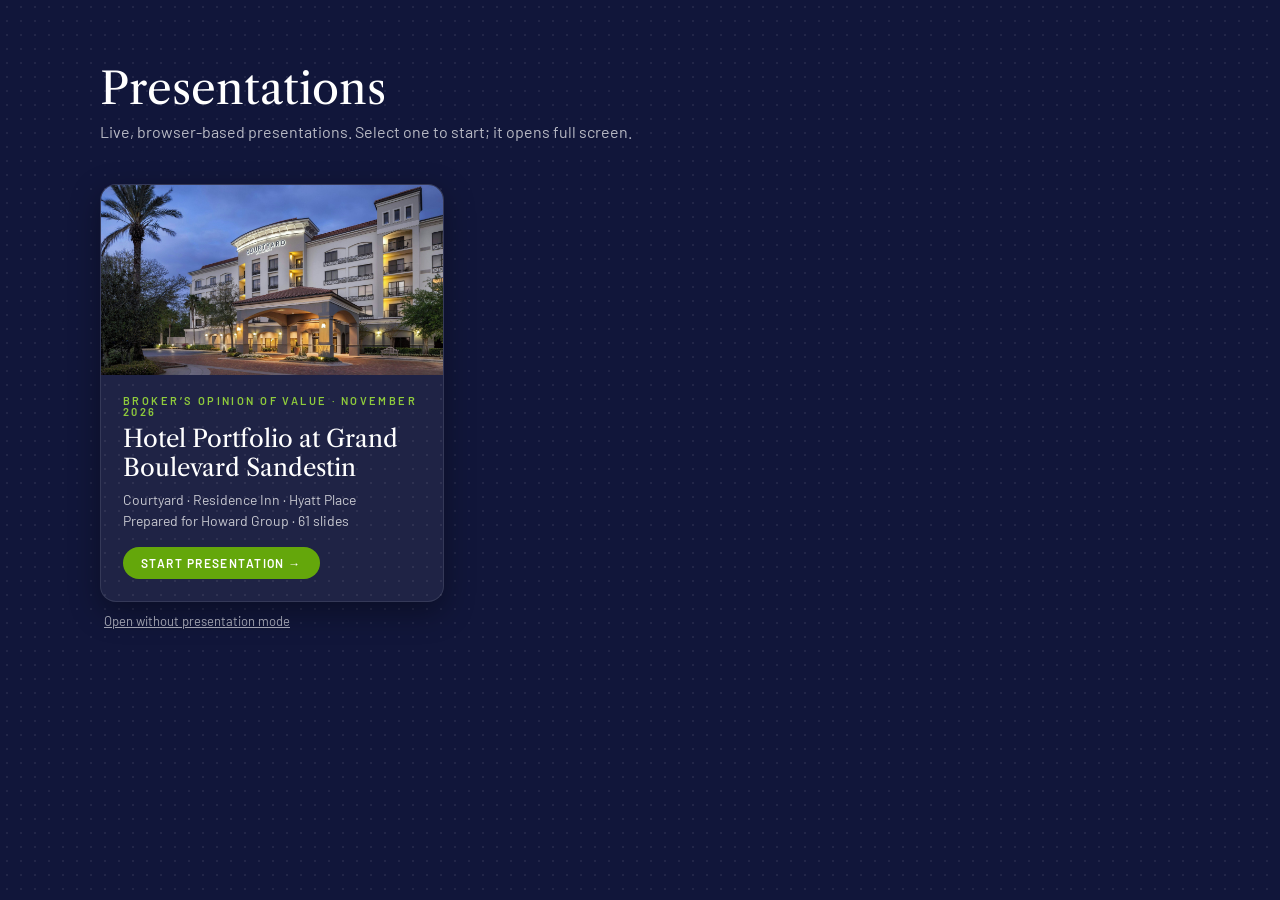
<file: index.html>
<!doctype html><meta charset="utf-8"><meta name="robots" content="noindex"><title>Presentations</title><meta http-equiv="refresh" content="0; url=Presentations/"><a href="Presentations/">Presentations</a>
</file>
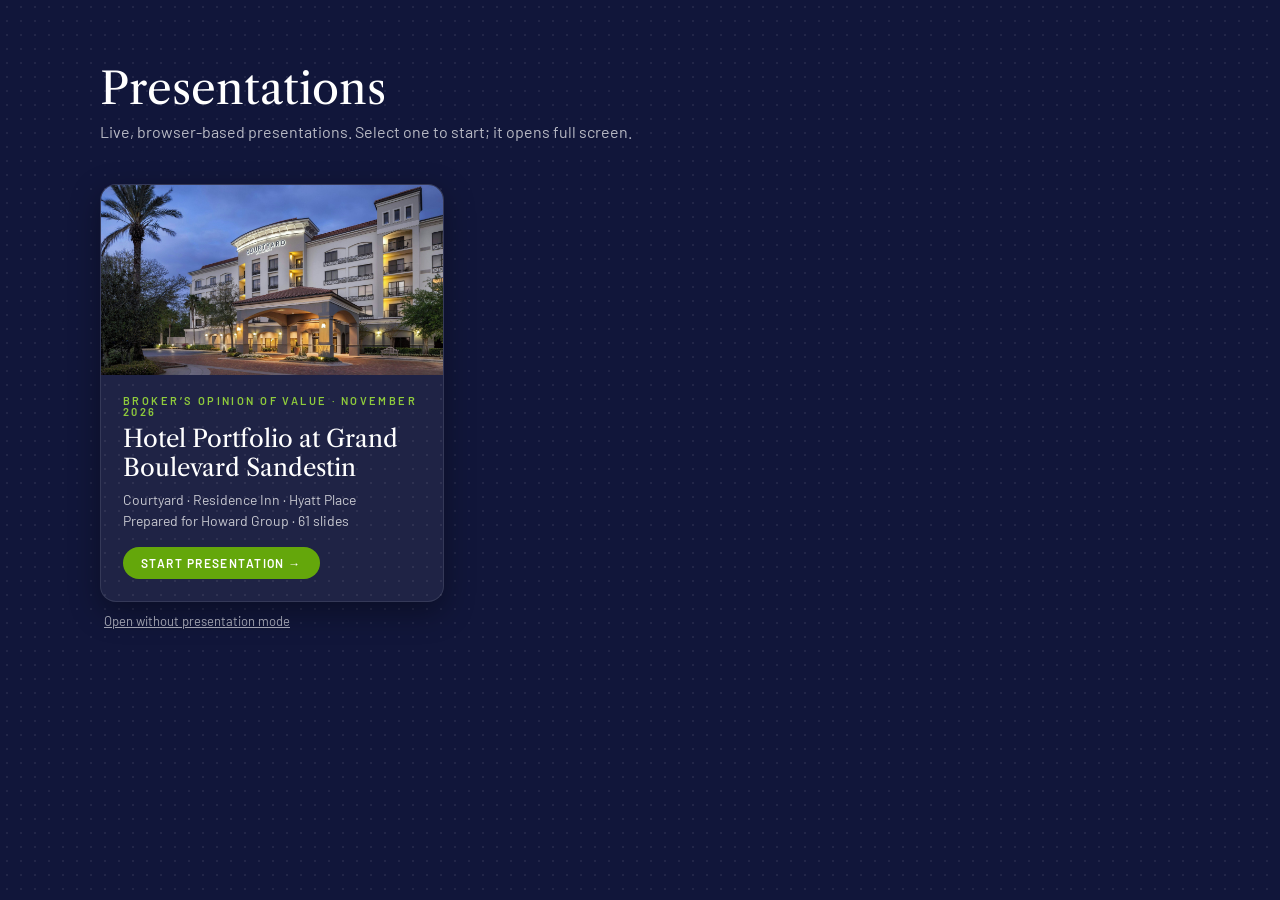
<file: Presentations/index.html>
<!doctype html>
<html lang="en"><head><meta charset="utf-8"><meta name="viewport" content="width=device-width,initial-scale=1">
<meta name="robots" content="noindex, nofollow, noarchive"><title>Presentations</title>
<link rel="preconnect" href="https://fonts.googleapis.com"><link rel="preconnect" href="https://fonts.gstatic.com" crossorigin>
<link href="https://fonts.googleapis.com/css2?family=Barlow:wght@400;500;600;700&family=Libre+Caslon+Text:wght@400;700&display=swap" rel="stylesheet">
<style>
:root{--navy:#232C64;--ink:#11163A;--green:#64A70B;--green-lt:#8FCB3C}
*{box-sizing:border-box} body{margin:0;min-height:100vh;background:var(--ink);background-image:radial-gradient(rgba(255,255,255,.07) 1px,transparent 1.3px);background-size:14px 14px;color:#fff;font:400 16px/1.5 Barlow,"Helvetica Neue",Arial,sans-serif}
main{max-width:1120px;margin:0 auto;padding:64px 20px 80px}
h1{font:400 44px/1.1 "Libre Caslon Text",Georgia,serif;margin:0 0 8px} .lead{color:rgba(255,255,255,.7);margin:0 0 40px}
.grid{display:grid;grid-template-columns:repeat(auto-fill,minmax(320px,1fr));gap:24px}
.card{display:block;color:inherit;text-decoration:none;border-radius:16px;overflow:hidden;background:rgba(255,255,255,.06);border:1px solid rgba(255,255,255,.1);box-shadow:0 10px 30px rgba(0,0,0,.35);transition:transform .25s,box-shadow .25s}
.card:hover,.card:focus-visible{transform:translateY(-4px);box-shadow:0 18px 40px rgba(0,0,0,.45);outline:none}
.ph{height:190px;background-size:cover;background-position:center}
.tx{padding:20px 22px 22px} .k{margin:0 0 8px;font:600 11px/1 Barlow,sans-serif;letter-spacing:.22em;text-transform:uppercase;color:var(--green-lt)}
h2{margin:0 0 6px;font:400 24px/1.2 "Libre Caslon Text",Georgia,serif} .s,.m{margin:0;color:rgba(255,255,255,.75);font-size:14px}
.go{display:inline-block;margin-top:16px;padding:10px 18px;border-radius:999px;background:var(--green);font:600 12px/1 Barlow,sans-serif;letter-spacing:.12em;text-transform:uppercase}
.alt{margin:10px 4px 0;font-size:13px} .alt a{color:rgba(255,255,255,.6)}
</style></head><body><main><h1>Presentations</h1><p class="lead">Live, browser-based presentations. Select one to start; it opens full screen.</p>
<div class="grid"><div><a class="card" href="sandestin-3-pk-bov/?present">
  <div class="ph" style="background-image:url('sandestin-3-pk-bov/assets/img/hero-courtyard.jpg')"></div>
  <div class="tx"><p class="k">Broker’s Opinion of Value · November 2026</p><h2>Hotel Portfolio at Grand Boulevard Sandestin</h2><p class="s">Courtyard · Residence Inn · Hyatt Place</p><p class="m">Prepared for Howard Group · 61 slides</p>
  <span class="go">Start presentation →</span></div></a>
  <p class="alt"><a href="sandestin-3-pk-bov/">Open without presentation mode</a></p></div></div></main></body></html>
</file>
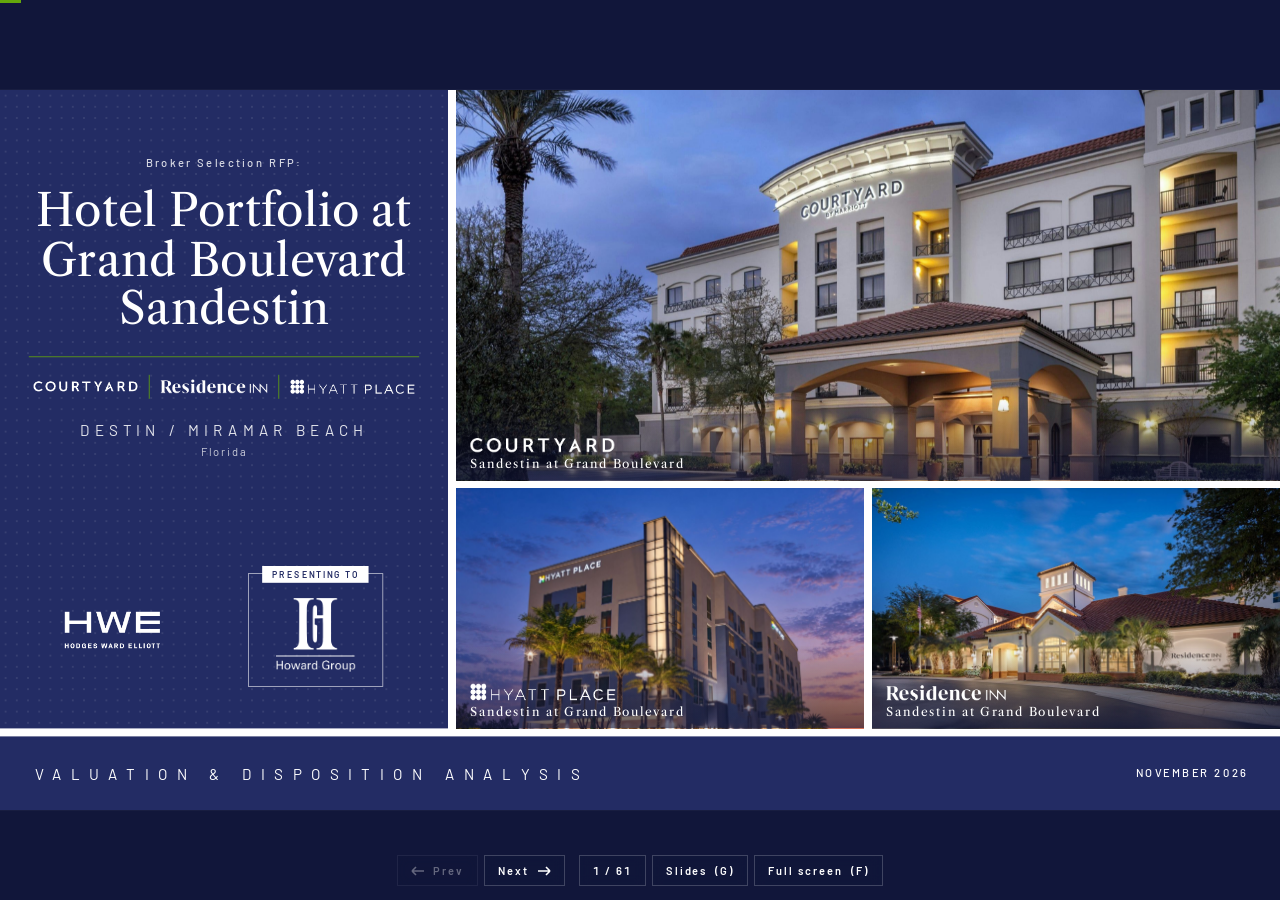
<file: Presentations/sandestin-3-pk-bov/index.html>
<!doctype html>
<html lang="en">
<head>
<meta charset="utf-8">
<meta name="viewport" content="width=device-width, initial-scale=1, viewport-fit=cover">
<title>Grand Boulevard Hotel Portfolio</title>
<meta name="claude:viewport-fit-sides" content="cover">
<meta name="description" content="Private presentation for Howard Group: HWE’s broker selection proposal, sales strategy and Broker’s Opinion of Value for the Courtyard, Residence Inn and Hyatt Place at Grand Boulevard Sandestin.">
<meta name="robots" content="noindex, nofollow, noarchive">
<meta name="theme-color" content="#11163A">
<link rel="preconnect" href="https://fonts.googleapis.com">
<link rel="preconnect" href="https://fonts.gstatic.com" crossorigin>
<link href="https://fonts.googleapis.com/css2?family=Barlow:wght@400;500;600;700&family=EB+Garamond:ital,wght@0,500;0,700;1,700&family=Libre+Caslon+Display&family=Libre+Caslon+Text:ital,wght@0,400;0,700;1,400&display=swap" rel="stylesheet">
<link rel="stylesheet" href="assets/css/deck.css?v=92">
<link rel="stylesheet" href="assets/css/pages.css?v=92">
</head>
<body>
<div id="bar" aria-hidden="true"></div>
<main id="stage" aria-label="Presentation">
  <div id="deck" aria-roledescription="slide deck"></div>
</main>
<nav id="ui" aria-label="Presentation controls">
  <div class="grp">
    <button id="prev" type="button" aria-label="Previous slide"><svg width="14" height="10" viewBox="0 0 14 10" aria-hidden="true"><path d="M13 5H1m0 0l4-4M1 5l4 4" stroke="currentColor" stroke-width="1.6" fill="none"/></svg><span class="kb">Prev</span></button>
    <button id="next" type="button" aria-label="Next slide"><span class="kb">Next</span><svg width="14" height="10" viewBox="0 0 14 10" aria-hidden="true"><path d="M1 5h12m0 0L9 1m4 4L9 9" stroke="currentColor" stroke-width="1.6" fill="none"/></svg></button>
    <span class="chap" id="chapLbl" aria-hidden="true"></span>
  </div>
  <div class="grp">
    <span class="ct" id="count" aria-hidden="true">1 / 1</span>
    <button id="ovBtn" type="button" aria-haspopup="dialog">Slides<span class="kb"> (G)</span></button>
    <button id="fsBtn" type="button" hidden>Full screen<span class="kb"> (F)</span></button>
  </div>
</nav>
<div id="hint" role="note">Use ← → or swipe to move · G for all slides · F for full screen</div>
<div id="sr" class="sr-only" aria-live="polite"></div>

<dialog id="ov" aria-labelledby="ovTitle">
  <div class="top">
    <h2 id="ovTitle">All slides</h2>
    <div style="display:flex;gap:14px;align-items:center;flex-wrap:wrap">
      <button class="xbtn" type="button" id="ovClose">Close (Esc)</button>
    </div>
  </div>
  <div id="ovBody"></div>
</dialog>

<dialog id="detail" aria-labelledby="dTitle">
  <div class="dh"><div><p class="eb" id="dEb"></p><h2 id="dTitle"></h2><div id="dTags" style="margin-top:10px;display:flex;gap:6px;flex-wrap:wrap"></div></div>
    <button class="xbtn" type="button" id="dClose">Close (Esc)</button></div>
  <div class="db" id="dBody" tabindex="0"></div>
</dialog>

<dialog id="lb" aria-label="Photo viewer">
  <span class="ct" id="lbCount"></span>
  <div class="stg"><img id="lbImg" alt=""></div>
  <p class="cap" id="lbCap"></p>
  <button class="ib x" type="button" id="lbClose" aria-label="Close photo viewer"><svg width="18" height="18" viewBox="0 0 18 18" aria-hidden="true"><path d="M2 2l14 14M16 2L2 16" stroke="currentColor" stroke-width="2"/></svg></button>
  <button class="ib pv" type="button" id="lbPrev" aria-label="Previous photo"><svg width="12" height="20" viewBox="0 0 12 20" aria-hidden="true"><path d="M10 2L2 10l8 8" stroke="currentColor" stroke-width="2" fill="none"/></svg></button>
  <button class="ib nx" type="button" id="lbNext" aria-label="Next photo"><svg width="12" height="20" viewBox="0 0 12 20" aria-hidden="true"><path d="M2 2l8 8-8 8" stroke="currentColor" stroke-width="2" fill="none"/></svg></button>
</dialog>
<dialog id="logoPop" aria-labelledby="lpName">
  <div class="lp-card"><p class="lp-grp" id="lpGrp"></p><div class="lp-stage"><img id="lpImg" alt=""></div><h3 id="lpName"></h3></div>
  <button class="ib x" type="button" id="lpClose" aria-label="Close logo viewer"><svg width="18" height="18" viewBox="0 0 18 18" aria-hidden="true"><path d="M2 2l14 14M16 2L2 16" stroke="currentColor" stroke-width="2"/></svg></button>
  <button class="ib pv" type="button" id="lpPrev" aria-label="Previous logo"><svg width="12" height="20" viewBox="0 0 12 20" aria-hidden="true"><path d="M10 2L2 10l8 8" stroke="currentColor" stroke-width="2" fill="none"/></svg></button>
  <button class="ib nx" type="button" id="lpNext" aria-label="Next logo"><svg width="12" height="20" viewBox="0 0 12 20" aria-hidden="true"><path d="M2 2l8 8-8 8" stroke="currentColor" stroke-width="2" fill="none"/></svg></button>
</dialog>
<div class="tip" id="tip" role="status" aria-live="polite"></div>

<script src="assets/js/data.js?v=92"></script>
<script src="assets/js/tables.js?v=92"></script>
<script src="assets/js/charts.js?v=92"></script>
<script src="assets/logos/bov/layout.js?v=92"></script>
<script src="assets/js/deck.js?v=92"></script>
</body>
</html>
</file>
<file: Presentations/sandestin-3-pk-bov/assets/css/deck.css>
/* ==========================================================================
   Grand Boulevard Portfolio — scene-by-scene presentation (HWE)
   Layout concept: one 1600×900 stage, scaled to fit on desktop ("stage" mode);
   on phones / portrait tablets each scene becomes a full-screen, vertically
   scrolling page that reflows to one column ("flow" mode).
   Single deliberate visual world (HWE navy / white / green), so no dark theme.
   ========================================================================== */
:root{
  color-scheme:light;
  --navy:#232C64; --navy-deep:#1B2252; --navy-ink:#11163A; --navy-soft:#E9EBF4;
  --green:#64A70B; --green-text:#3E7300; --green-lt:#A9D46B; --green-soft:#EEF6E2;
  --white:#FFFFFF; --paper:#F3F4F8; --paper-2:#E9EBF1;
  --ink:#1A1F36; --ink-2:#3C4360; --muted:#5F6680; --line:#D9DCE6; --line-2:#C5C9D7;
  --fcst:#7A5A00; --fcst-bg:#FFF8E6; --proj-bg:#F2F8E8; --scn:#8A3B12; --scn-bg:#FBF0E8;
  --s1:#3B4FA8; --s2:#5A9A08; --s3:#8E8E8E;
  --serif:"Libre Caslon Text","Iowan Old Style",Georgia,"Times New Roman",serif;
  --display:"Libre Caslon Display","Libre Caslon Text",Georgia,serif;
  --sans:"Barlow","Helvetica Neue",Arial,system-ui,sans-serif;
  --ease:cubic-bezier(.2,.7,.2,1);
  --k:1;
}
*,*::before,*::after{box-sizing:border-box}
html,body{height:100%; margin:0; background:var(--navy-ink); color:var(--ink); font:400 17px/1.55 var(--sans); -webkit-font-smoothing:antialiased; overflow:hidden}
img{max-width:100%; display:block}
button{font:inherit; color:inherit}
a{color:var(--navy)}
:focus-visible{outline:3px solid var(--green); outline-offset:2px}
.sr-only{position:absolute!important; width:1px; height:1px; padding:0; margin:-1px; overflow:hidden; clip:rect(0,0,0,0); white-space:nowrap; border:0}
.tnum,table,.kp b,.stat b{font-variant-numeric:tabular-nums}
h1,h2,h3,h4{font-family:var(--serif); font-weight:400; color:var(--navy); margin:0; line-height:1.1; text-wrap:balance}
h2.t{font-size:54px; letter-spacing:-.01em}
h2.t em, h1 em{font-style:italic; color:var(--green-text)}
h3{font-size:28px} h4{font-size:20px}
p{margin:0 0 .8em; text-wrap:pretty}
.lede{font-size:19px; color:var(--ink-2); line-height:1.6}
.small{font-size:14.5px}
.muted{color:var(--muted)}

/* eyebrow with thin rule */
.eb{display:flex; align-items:center; gap:14px; font:600 12px/1.2 var(--sans); letter-spacing:.26em; text-transform:uppercase; color:var(--green-text); margin:0 0 18px}
.eb::before{content:""; width:40px; height:1px; background:currentColor; flex:0 0 auto}
.src{font-size:12.5px; color:var(--muted); line-height:1.5; margin:12px 0 0}
.rule{height:1px; background:var(--line); border:0; margin:22px 0}

/* period / scenario tags */
.tag{display:inline-flex; align-items:center; gap:6px; font:600 10.5px/1 var(--sans); letter-spacing:.14em; text-transform:uppercase; padding:5px 8px; border-radius:999px; border:1px solid currentColor; white-space:nowrap; vertical-align:middle}
.tag.hist{color:var(--navy)} .tag.fcst{color:var(--fcst)} .tag.proj{color:var(--green-text)} .tag.scn{color:var(--scn); background:var(--scn-bg)} .tag.calc{color:#5B3F9E}
.on-dark .tag.hist{color:#fff} .on-dark .tag.proj{color:var(--green-lt)}

/* ================= stage / flow ================= */
#stage{position:fixed; inset:0; overflow:hidden; background:var(--navy-ink)}
#deck{position:absolute; overflow:hidden; background:var(--white)}
html.stage #deck{width:1600px; height:900px; left:50%; top:50%; margin:-450px 0 0 -800px; transform:scale(var(--k)); transform-origin:50% 50%; box-shadow:0 0 0 1px rgba(255,255,255,.04)}
html.flow #deck{inset:0}

.s{position:absolute; inset:0; overflow:hidden; background:var(--white); opacity:0; visibility:hidden; transition:opacity .7s var(--ease), visibility 0s .7s}
.s.on{opacity:1; visibility:visible; transition:opacity .7s var(--ease), visibility 0s; z-index:2}
.s.leaving{z-index:1}
.s.paper{background:var(--paper)}
.s.dark{background:var(--navy); color:#fff}
.s.deep{background:var(--navy-ink); color:#fff}
html.stage .s{padding:78px 104px 82px}
html.stage .s > .in{height:100%; display:flex; flex-direction:column; justify-content:center; min-height:0}
html.flow .s{overflow-y:auto; overscroll-behavior:contain; -webkit-overflow-scrolling:touch;
  padding:calc(60px + env(safe-area-inset-top,0px)) max(16px,env(safe-area-inset-right,0px)) calc(96px + env(safe-area-inset-bottom,0px)) max(16px,env(safe-area-inset-left,0px))}

/* running header inside each scene */
.rh{position:absolute; left:104px; right:104px; top:30px; display:flex; justify-content:space-between; align-items:center; font:600 11px/1 var(--sans); letter-spacing:.22em; text-transform:uppercase; color:var(--muted); z-index:5; pointer-events:none}
.rh img{height:18px; width:auto}
.rh .r{display:flex; gap:14px; align-items:center}
.rh .r b{color:var(--navy); border-left:1px solid var(--line-2); padding-left:14px}
.dark .rh,.deep .rh,.photo .rh,.div .rh{color:rgba(255,255,255,.6)} .dark .rh b,.deep .rh b,.photo .rh b,.div .rh b{color:#fff; border-color:rgba(255,255,255,.3)}
html.flow .rh{position:static; margin:0 0 22px; left:auto; right:auto}
html.flow .rh .lg{display:none}

/* ================= dark scene overrides ================= */
.on-dark h1,.on-dark h2,.on-dark h3,.on-dark h4,.dark h2,.dark h3,.dark h4,.deep h2,.deep h3,.deep h4{color:#fff}
.dark .eb,.deep .eb,.on-dark .eb{color:var(--green-lt)}
.dark h2.t em,.deep h2.t em,.on-dark h2.t em{color:var(--green-lt)}
.dark .lede,.deep .lede,.on-dark .lede{color:rgba(255,255,255,.78)}
.dark .src,.deep .src,.on-dark .src{color:rgba(255,255,255,.55)}
.dark .muted,.deep .muted{color:rgba(255,255,255,.6)}
.dark a,.deep a,.on-dark a{color:#C6E79A}

/* ================= photographic scenes ================= */
.bg{position:absolute; inset:0; overflow:hidden; z-index:0; background:var(--navy-ink)}
.bg img{position:absolute; inset:-3%; width:106%; height:106%; max-width:none; object-fit:cover; will-change:transform}
.bg::after{content:""; position:absolute; inset:0; background:var(--scrim,linear-gradient(90deg,rgba(17,22,58,.86) 0%,rgba(17,22,58,.55) 48%,rgba(17,22,58,.15) 100%))}
.photo,.div{color:#fff}
.photo > .in,.div > .in{position:relative; z-index:2}

.scrim-strong .bg::after{background:linear-gradient(0deg,rgba(17,22,58,.94) 0%,rgba(17,22,58,.82) 55%,rgba(17,22,58,.6) 100%)}
/* cover: follows the BOV cover (navy title panel, three hotel photographs, title band) */
html.stage .s.cover{padding:0}
.cover{background:#fff}
.cv{display:grid; grid-template-columns:560px 1fr 1fr; grid-template-rows:1fr 300px 92px; gap:10px; height:100%}
.cv-panel{grid-row:1 / 3; background-color:var(--navy); background-image:radial-gradient(rgba(255,255,255,.09) 1px,transparent 1.3px); background-size:14px 14px;
  color:#fff; display:flex; flex-direction:column; align-items:center; text-align:center; padding:84px 36px 52px; min-width:0}
.cv-k{font:500 14px/1 var(--sans); letter-spacing:.2em; color:rgba(255,255,255,.82); margin:0 0 22px}
.cv-panel h1{font-family:var(--serif); font-size:56px; line-height:1.1; white-space:nowrap; color:#fff; letter-spacing:.005em}
.cv-rule{width:100%; height:1px; border:0; background:var(--green); margin:28px 0 22px}
.cv-brands{display:flex; align-items:center; justify-content:center; gap:14px}
.cv-brands img{width:auto; max-width:none; flex:0 0 auto}
.cv-brands i{width:1px; height:30px; background:var(--green)}
.cv-loc{font:400 19px/1 var(--sans); letter-spacing:.32em; text-transform:uppercase; margin:30px 0 10px; color:rgba(255,255,255,.88)}
.cv-st{font:400 14px/1 var(--sans); letter-spacing:.14em; color:rgba(255,255,255,.75); margin:0}
.cv-foot{margin-top:auto; width:100%; display:flex; align-items:center; justify-content:space-around; gap:20px}
.cv-foot .hw{height:46px; width:auto}
.cv-pt{position:relative; border:1px solid rgba(255,255,255,.7); padding:30px 34px 18px; display:flex; flex-direction:column; align-items:center}
.cv-pt span{position:absolute; top:-10px; left:50%; transform:translateX(-50%); background:#fff; color:var(--navy); font:600 11px/1 var(--sans); letter-spacing:.2em; text-transform:uppercase; padding:5px 12px; white-space:nowrap}
.cv-pt img{height:92px; width:auto}
.cv-ph{position:relative; margin:0; overflow:hidden; background:var(--navy-ink); min-width:0}
.cv-ph > img{position:absolute; inset:-3%; width:106%; height:106%; max-width:none; object-fit:cover}
.cv-cy{grid-column:2 / 4}
.cv-ph figcaption{position:absolute; left:0; right:0; bottom:0; z-index:2; padding:48px 18px 14px; background:linear-gradient(0deg,rgba(17,22,58,.66),transparent); display:flex; flex-direction:column; gap:6px; align-items:flex-start}
.cv-ph figcaption img{width:auto; max-width:none}
.cv-ph figcaption span{font:400 15px/1 var(--serif); letter-spacing:.14em; color:#fff}
.cv-band{grid-column:1 / 4; background:var(--navy); color:#fff; display:flex; justify-content:space-between; align-items:center; padding:0 40px 0 44px}
.cv-band span:first-child{font:400 19px/1 var(--sans); letter-spacing:.62em; text-transform:uppercase}
.cv-band span:last-child{font:500 14px/1 var(--sans); letter-spacing:.2em; text-transform:uppercase}
/* phones: panel, Courtyard, then Hyatt Place + Residence Inn side by side, then the band */
html.flow .s.cover{padding:0 0 calc(70px + env(safe-area-inset-bottom,0px)); background:#fff}
html.flow .cv{grid-template-columns:1fr 1fr; grid-template-rows:auto; gap:6px; height:auto}
html.flow .cv-panel{grid-row:auto; grid-column:1 / 3; padding:calc(48px + env(safe-area-inset-top,0px)) max(16px,env(safe-area-inset-right,0px)) 32px max(16px,env(safe-area-inset-left,0px))}
html.flow .cv-panel h1{font-size:clamp(30px,8.6vw,48px); white-space:normal}
html.flow .cv-brands{gap:10px; flex-wrap:wrap}
html.flow .cv-brands img{transform:none}
html.flow .cv-brands i{height:24px}
html.flow .cv-loc{font-size:15px; letter-spacing:.24em}
html.flow .cv-foot{margin-top:28px}
html.flow .cv-foot .hw{height:36px} html.flow .cv-pt img{height:66px} html.flow .cv-pt{padding:24px 24px 14px}
html.flow .cv-cy{grid-column:1 / 3; aspect-ratio:16/10}
html.flow .cv-hp,html.flow .cv-ri{aspect-ratio:4/3.4}
html.flow .cv-ph figcaption{padding:28px 10px 8px} html.flow .cv-ph figcaption span{font-size:11px; letter-spacing:.06em}
html.flow .cv-hp figcaption img,html.flow .cv-ri figcaption img{height:14px!important}
html.flow .cv-band{grid-column:1 / 3; flex-direction:column; gap:10px; padding:18px 16px; text-align:center}
html.flow .cv-band span:first-child{font-size:12px; letter-spacing:.3em}

/* contents & contacts: mirrors BOV p. 2 (navy contents, photo collage, representatives) */
html.stage .s.contents{padding:0}
.contents{background:#fff}
.tc{display:grid; grid-template-columns:560px 1fr 430px; gap:10px; height:100%}
.tc-l,.tc-r{background-color:var(--navy); background-image:radial-gradient(rgba(255,255,255,.09) 1px,transparent 1.3px); background-size:14px 14px; color:#fff; min-width:0}
.tc-l{padding:30px 40px 22px 70px; display:flex; flex-direction:column}
.tc-h{font-family:var(--serif); font-weight:400; font-size:54px; letter-spacing:.02em; text-transform:uppercase; color:#fff; margin:0 0 10px}
.tc-g{margin:0 0 13px; padding-left:52px; transition:opacity .25s}
.tc-l:hover .tc-g:not(.act),.tc-l:focus-within .tc-g:not(.act){opacity:.55}
.tc-gh{display:grid; grid-template-columns:auto 1fr; gap:4px; align-items:end; text-decoration:none; color:#fff; margin:0 0 4px -52px; width:max-content}
.tc-gh b{font:400 46px/0.9 var(--serif); color:var(--green); min-width:62px; text-align:right; position:relative; padding-right:14px}
.tc-gh b::after{content:""; position:absolute; right:2px; bottom:4px; width:2px; height:28px; background:#fff; transform:skewX(-20deg)}
.tc-gh span{font:400 13.5px/1.15 var(--sans); letter-spacing:.06em; text-transform:uppercase; color:rgba(255,255,255,.9); padding-bottom:3px}
.tc-gh strong{display:block; font-weight:700; font-size:15.5px; color:#fff}
.tc-gh:hover strong,.tc-gh:focus-visible strong{color:var(--green-lt)}
.tc-g ul{list-style:none; margin:0; padding:0}
.tc-g li a{display:grid; grid-template-columns:52px 1fr auto; gap:10px; align-items:baseline; text-decoration:none; color:rgba(255,255,255,.88); font-size:14.5px; line-height:1.2; padding:3px 6px 3px 0; margin-left:-62px; border-radius:2px; transition:background .2s,color .2s}
.tc-g li a .pg{text-align:right; font-weight:700; color:#fff; border-right:1px solid var(--green); padding-right:8px}
.tc-g li a .sl{font:600 10px/1 var(--sans); letter-spacing:.14em; text-transform:uppercase; color:var(--green-lt); opacity:0; transform:translateX(-6px); transition:opacity .2s,transform .2s; white-space:nowrap}
.tc-g li a:hover,.tc-g li a:focus-visible{background:rgba(255,255,255,.08); color:#fff}
.tc-g li a:hover .sl,.tc-g li a:focus-visible .sl{opacity:1; transform:none}
.tc-g li a .tag{font-size:8.5px; padding:2px 5px; margin-left:4px; background:var(--scn-bg)}
.tc-note{margin-top:auto; font-size:11.5px; color:rgba(255,255,255,.55)}
.tc-m{position:relative; display:grid; grid-template-columns:1fr 1fr; grid-template-rows:1.15fr .7fr 1.15fr; gap:10px; min-width:0}
.tc-ph{position:relative; margin:0; overflow:hidden; background:var(--navy-ink)}
.tc-ph > img{position:absolute; inset:-3%; width:106%; height:106%; max-width:none; object-fit:cover}
.tc-ph0{grid-column:1 / 3} .tc-ph3{grid-column:1 / 3}
.tc-pv{position:absolute; inset:0; margin:0; z-index:3; opacity:0; pointer-events:none; transition:opacity .45s var(--ease); background:var(--navy-ink); overflow:hidden}
.tc-pv img{width:100%; height:100%; object-fit:cover; transform:scale(1.06); transition:transform 1.4s var(--ease)}
.tc-pv.on{opacity:1} .tc-pv.on img{transform:scale(1)}
.tc-pv figcaption{position:absolute; left:0; right:0; top:0; padding:26px 26px 70px; background:linear-gradient(180deg,rgba(17,22,58,.85),transparent); color:#fff}
.tc-pv .k{display:block; font:600 11px/1 var(--sans); letter-spacing:.22em; text-transform:uppercase; color:var(--green-lt); margin-bottom:8px}
.tc-pv b{font:400 30px/1.1 var(--serif)}
.tc-r{padding:0 54px 40px 60px; display:flex; flex-direction:column; justify-content:center}
.tc-hwe{height:auto; width:150px; margin-bottom:56px}
.tc-ex{font:400 19px/1.2 var(--sans); color:rgba(255,255,255,.9); margin:0 0 12px}
.tc-reps{list-style:none; margin:0; padding:0; display:grid; gap:14px}
.tc-reps li{display:flex; flex-direction:column; font-size:15px; line-height:1.3}
.tc-reps b{font:700 15px/1.3 var(--sans); letter-spacing:.02em; text-transform:uppercase}
.tc-reps span{color:rgba(255,255,255,.88)}
.tc-reps .em{font-style:italic; color:rgba(255,255,255,.8); user-select:all; word-break:break-all}
.tc-web{margin:30px 0 0; font-size:15px} .tc-web a{color:rgba(255,255,255,.88); text-decoration:none} .tc-web a:hover{color:#C6E79A; text-decoration:underline}
@media (prefers-reduced-motion:reduce){ .tc-pv,.tc-pv img{transition:opacity .15s linear!important; transform:none!important} }
/* phones: contents, then the collage, then the representatives */
html.flow .s.contents{padding:0 0 calc(70px + env(safe-area-inset-bottom,0px))}
html.flow .tc{grid-template-columns:1fr; gap:6px; height:auto}
html.flow .tc-l{padding:calc(40px + env(safe-area-inset-top,0px)) max(16px,env(safe-area-inset-right,0px)) 28px max(16px,env(safe-area-inset-left,0px))}
html.flow .tc-h{font-size:42px}
html.flow .tc-g{padding-left:62px}
html.flow .tc-g li a{font-size:14.5px; padding:6px 6px 6px 0}
html.flow .tc-g li a .sl{display:none}
html.flow .tc-m{height:70vh; min-height:420px}
html.flow .tc-pv{display:none}
html.flow .tc-r{padding:36px max(16px,env(safe-area-inset-right,0px)) 36px max(16px,env(safe-area-inset-left,0px))}
html.flow .tc-hwe{width:120px; margin-bottom:28px}

/* chapter dividers: giant outline numeral */
.div .bg::after{background:linear-gradient(0deg,rgba(17,22,58,.92) 0%,rgba(17,22,58,.35) 58%,rgba(17,22,58,.45) 100%)}
.div .num{position:absolute; right:84px; top:50%; transform:translateY(-54%); font-family:var(--serif); font-size:520px; line-height:.8; letter-spacing:-.06em; color:transparent; -webkit-text-stroke:1.5px rgba(255,255,255,.34); z-index:1; pointer-events:none; user-select:none}
.div .tx{position:absolute; left:104px; right:104px; bottom:118px; z-index:3}
.div .k{font:600 13px/1.2 var(--sans); letter-spacing:.36em; text-transform:uppercase; color:var(--green-lt); display:flex; gap:16px; align-items:center; margin-bottom:24px}
.div .k::before{content:""; width:46px; height:1px; background:currentColor}
.div h2{font-family:var(--display); font-size:112px; line-height:.98; letter-spacing:-.03em; color:#fff; max-width:1100px}
.div h2 em{color:#C6E79A}
.div p{max-width:660px; margin-top:24px; color:rgba(255,255,255,.78); font-size:19px}
.div .tag.scn{margin-top:22px; background:rgba(251,240,232,.95)}
html.flow .div{display:flex; flex-direction:column; justify-content:flex-end; min-height:100%; padding-bottom:calc(110px + env(safe-area-inset-bottom,0px))}
html.flow .div .num{font-size:220px; right:8px; top:110px; transform:none}
html.flow .div .tx{position:relative; left:auto; right:auto; bottom:auto}
html.flow .div h2{font-size:clamp(44px,12vw,68px)}

/* split photo layouts */
.split{display:grid; grid-template-columns:1fr 1fr; height:100%}
html.stage .s.has-split{padding:0}
html.stage .s.has-split .rh{left:auto; right:104px}
.split .ph{position:relative; overflow:hidden; background:var(--navy-ink)}
.split .ph img{position:absolute; inset:-3%; width:106%; height:106%; max-width:none; object-fit:cover}
.split .ph figcaption{position:absolute; left:24px; bottom:20px; z-index:2; font-size:12px; letter-spacing:.06em; color:rgba(255,255,255,.88); text-shadow:0 1px 6px rgba(0,0,0,.6)}
.split .ct{padding:96px 96px 92px 84px; display:flex; flex-direction:column; justify-content:center; min-width:0}
.split.rev .ph{order:2} .split.rev .ct{padding:96px 84px 92px 104px}
.split.w6 {grid-template-columns:.42fr .58fr} .split.rev.w6{grid-template-columns:.58fr .42fr}
html.flow .split{display:flex; flex-direction:column; height:auto}
html.flow .split .ph{height:46vh; min-height:240px; margin:0 calc(-1 * max(16px,env(safe-area-inset-left,0px))) 24px; order:0!important}
html.flow .split .ct{padding:0}
html.flow .s.has-split{padding-top:0}
html.flow .s.has-split .rh{position:absolute; top:calc(14px + env(safe-area-inset-top,0px)); left:16px; right:16px; color:#fff; z-index:5}
html.flow .s.has-split .rh b{color:#fff}

/* ================= grids & blocks ================= */
.g2{display:grid; grid-template-columns:1fr 1fr; gap:64px; min-width:0}
.g2.l{grid-template-columns:1.2fr .8fr} .g2.r{grid-template-columns:.85fr 1.15fr}
.g3{display:grid; grid-template-columns:repeat(3,1fr); gap:28px}
.g4{display:grid; grid-template-columns:repeat(4,1fr); gap:20px}
.g5{display:grid; grid-template-columns:repeat(5,1fr); gap:18px}
.g2 > *,.g3 > *,.g4 > *,.g5 > *{min-width:0}
html.flow .g2,html.flow .g2.l,html.flow .g2.r{grid-template-columns:1fr!important; gap:28px!important}
html.flow .g3,html.flow .g4,html.flow .g5{grid-template-columns:1fr 1fr; gap:14px}
@media (max-width:520px){ html.flow .g3,html.flow .g5{grid-template-columns:1fr} }
.head{display:grid; grid-template-columns:1.1fr .9fr; gap:56px; align-items:end; margin-bottom:34px}
.head .lede{margin:0}
html.flow .head{grid-template-columns:1fr; gap:14px; margin-bottom:22px}
html.flow h2.t{font-size:clamp(32px,8.6vw,44px)}

/* KPI band (thin-ruled cells) */
.kp{display:grid; grid-template-columns:repeat(var(--c,3),1fr); gap:1px; background:var(--line); border:1px solid var(--line)}
.kp > div{background:#fff; padding:20px 22px}
.paper .kp > div{background:#fff}
.kp b{display:block; font:400 40px/1.05 var(--serif); color:var(--navy)}
.kp span{display:block; font-size:13px; color:var(--muted); margin-top:8px; line-height:1.35}
.kp small{display:block; font-size:11px; color:var(--muted); margin-top:4px; letter-spacing:.04em}
.dark .kp,.deep .kp,.on-dark .kp{background:rgba(255,255,255,.14); border-color:rgba(255,255,255,.14)}
.dark .kp > div,.on-dark .kp > div{background:var(--navy)}
.deep .kp > div{background:var(--navy-ink)}
.on-dark .kp > div{background:rgba(17,22,58,.62); backdrop-filter:blur(2px)}
.dark .kp b,.deep .kp b,.on-dark .kp b{color:#fff} .dark .kp span,.deep .kp span,.on-dark .kp span{color:rgba(255,255,255,.72)}
html.flow .kp:not([style*="--c:1"]){grid-template-columns:repeat(2,minmax(0,1fr))!important}
html.flow .kp > div{padding:14px 14px!important; min-width:0}
html.flow .kp b{font-size:24px!important; overflow-wrap:anywhere}

.stats{display:grid; gap:0}
.stats .st{display:grid; grid-template-columns:200px 1fr; gap:20px; align-items:baseline; padding:14px 0; border-bottom:1px solid var(--line)}
.stats .st b{font:400 32px/1.1 var(--serif); color:var(--navy)}
.stats .st span{font-size:15px; color:var(--ink-2)}
.on-dark .stats .st,.dark .stats .st{border-color:rgba(255,255,255,.16)} .on-dark .stats .st b,.dark .stats .st b{color:#fff} .on-dark .stats .st span,.dark .stats .st span{color:rgba(255,255,255,.78)}
html.flow .stats .st{grid-template-columns:1fr; gap:2px}

.num-list{list-style:none; margin:0; padding:0; counter-reset:n}
.num-list li{display:grid; grid-template-columns:52px 1fr; gap:10px; padding:16px 0; border-bottom:1px solid var(--line); counter-increment:n}
.num-list li::before{content:counter(n,decimal-leading-zero); font:400 22px/1.2 var(--serif); color:var(--green-text)}
.num-list h4{font-size:21px; margin-bottom:6px}
.num-list p{margin:0; font-size:15.5px; color:var(--ink-2)}
.on-dark .num-list li,.dark .num-list li{border-color:rgba(255,255,255,.16)} .on-dark .num-list li::before,.dark .num-list li::before{color:var(--green-lt)} .on-dark .num-list p,.dark .num-list p{color:rgba(255,255,255,.78)}

.card{background:#fff; border:1px solid var(--line); padding:22px 24px; min-width:0}
.paper .card{border-color:transparent; box-shadow:0 1px 2px rgba(17,22,58,.05),0 10px 30px rgba(17,22,58,.06)}

/* buttons */
.btn{display:inline-flex; align-items:center; gap:10px; background:var(--navy); color:#fff; border:1px solid var(--navy); padding:11px 18px; font:600 12.5px/1 var(--sans); letter-spacing:.16em; text-transform:uppercase; text-decoration:none; cursor:pointer; border-radius:2px; transition:background .2s, border-color .2s, color .2s}
.btn:hover{background:var(--navy-deep)}
.btn.ghost{background:transparent; color:var(--navy); border-color:var(--line-2)}
.btn.ghost:hover{border-color:var(--navy); background:var(--navy-soft)}
.btn.green{background:var(--green-text); border-color:var(--green-text)}
.on-dark .btn.ghost,.dark .btn.ghost,.deep .btn.ghost{color:#fff; border-color:rgba(255,255,255,.35)}
.on-dark .btn.ghost:hover,.dark .btn.ghost:hover,.deep .btn.ghost:hover{background:rgba(255,255,255,.1)}
.btn svg{flex:0 0 auto}
.btn-row{display:flex; flex-wrap:wrap; gap:10px; margin-top:18px}
.lnk{background:none; border:0; padding:0; color:var(--navy); font-weight:600; text-decoration:underline; text-underline-offset:3px; cursor:pointer}

/* ================= tabs ================= */
.tabs{display:flex; flex-wrap:wrap; gap:0; border-bottom:1px solid var(--line); margin-bottom:22px}
.tabs [role=tab]{background:none; border:0; border-bottom:3px solid transparent; padding:11px 18px 10px; margin-bottom:-1px; font:600 13px/1 var(--sans); letter-spacing:.14em; text-transform:uppercase; color:var(--muted); cursor:pointer; display:inline-flex; gap:8px; align-items:center}
.tabs [role=tab]:hover{color:var(--navy)}
.tabs [role=tab][aria-selected=true]{color:var(--navy); border-color:var(--green)}
.tabs [role=tab].scenario[aria-selected=true]{border-color:var(--scn)}
.dark .tabs{border-color:rgba(255,255,255,.2)} .dark .tabs [role=tab]{color:rgba(255,255,255,.6)} .dark .tabs [role=tab][aria-selected=true]{color:#fff}
html.flow .tabs{flex-wrap:nowrap; overflow-x:auto; scrollbar-width:none}
html.flow .tabs [role=tab]{white-space:nowrap; padding:11px 12px 10px}
.seg{display:inline-flex; border:1px solid var(--line-2); border-radius:999px; padding:3px; background:#fff}
.seg button{border:0; background:none; padding:6px 13px; border-radius:999px; font-size:13px; cursor:pointer; color:var(--ink-2)}
.seg button[aria-pressed=true]{background:var(--navy); color:#fff}

/* ================= tables ================= */
.tbl{overflow-x:auto; border:1px solid var(--line); background:#fff; min-width:0}
.tbl:focus-visible{outline-offset:-3px}
table.data{border-collapse:separate; border-spacing:0; width:100%; font-size:14px}
table.data caption{caption-side:top; text-align:left; padding:0 0 10px; font-size:13px; color:var(--muted)}
table.data th,table.data td{padding:8px 12px; text-align:right; white-space:nowrap; border-bottom:1px solid var(--paper-2)}
table.data th:first-child,table.data td:first-child{text-align:left; position:sticky; left:0; background:#fff; z-index:1; white-space:normal; min-width:180px; box-shadow:1px 0 0 var(--line)}
table.data thead th{background:var(--navy); color:#fff; font-weight:600; font-size:12px; letter-spacing:.03em; vertical-align:bottom; border-bottom:0}
table.data thead th:first-child{background:var(--navy); z-index:2}
table.data thead tr.kind th{background:var(--navy-deep); font-size:10.5px; letter-spacing:.14em; text-transform:uppercase; padding:6px 12px; color:rgba(255,255,255,.85)}
table.data thead th.fcst{background:#5B4A13} table.data thead tr.kind th.fcst{background:#4A3C0E}
table.data thead th.proj{background:#3E6B07} table.data thead tr.kind th.proj{background:#335A05}
table.data td.fcst{background:var(--fcst-bg)} table.data td.proj{background:var(--proj-bg)}
table.data tr.sec td{background:var(--paper); font-weight:700; color:var(--navy); font-size:11.5px; letter-spacing:.12em; text-transform:uppercase; padding-top:12px}
table.data tr.sec td:first-child{background:var(--paper)}
table.data tr.total td{font-weight:700; border-top:1px solid var(--line-2)}
table.data tr.key td,table.data tr.key td:first-child{font-weight:700; background:var(--navy-soft)}
table.data td.r{color:var(--muted); font-size:12px}
table.data td.neg{color:#9B2C2C}
table.data tbody tr:hover td,table.data tbody tr:hover td:first-child{background:#F3F6FB}
table.data.simple td:first-child,table.data.simple th:first-child{min-width:0}
table.data .hl td,table.data .hl td:first-child{background:var(--green-soft)!important; font-weight:700}
table.data.compact th,table.data.compact td{padding:7px 10px; font-size:13.5px}
table.data td.l,table.data th.l{text-align:left; white-space:normal}
table.data td.mid{background:var(--navy-soft)!important; font-weight:700}

/* ================= charts ================= */
.chart{position:relative; width:100%}
.chart svg{display:block; width:100%; height:auto; overflow:visible}
.chart .grid line{stroke:#E6E8EF}
.chart .axis text{font:12px var(--sans); fill:var(--muted)}
.chart .hit{fill:transparent; cursor:crosshair}
.chart .hit:focus{outline:none}
.chart .hit:focus-visible{stroke:var(--green); stroke-width:2}
.chart-card{background:#fff; border:1px solid var(--line); padding:18px 20px 12px; min-width:0}
.chart-head{display:flex; flex-wrap:wrap; justify-content:space-between; align-items:flex-start; gap:10px 16px; margin-bottom:6px}
.chart-head h4{font-size:20px}
.chart-head .sub{font-size:13px; color:var(--muted); margin:4px 0 0}
.legend{display:flex; flex-wrap:wrap; gap:6px 18px; font-size:12.5px; color:var(--ink-2); margin:4px 0}
.legend span{display:inline-flex; align-items:center; gap:7px}
.legend i{width:14px; height:10px; border-radius:2px; display:inline-block}
.legend i.line{height:2px; border-radius:0}
.legend i.dash{height:0; border-top:2px dashed var(--s1); border-radius:0; background:none!important}
.legend i.hatch{background:repeating-linear-gradient(135deg,var(--s1) 0 2px,#fff 2px 5px)!important; border:1px solid var(--s1)}
.legend i.outline{background:#C9D0EE!important; border:1.5px solid var(--s1)}
.tip{position:fixed; z-index:400; pointer-events:none; background:var(--navy-ink); color:#fff; padding:10px 12px; border-radius:3px; font-size:12.5px; line-height:1.5; box-shadow:0 8px 24px rgba(0,0,0,.25); min-width:150px; opacity:0; transition:opacity .12s; white-space:nowrap; left:0; top:0}
.tip.on{opacity:1}
.tip .k{display:block; font:600 10px/1 var(--sans); letter-spacing:.16em; text-transform:uppercase; margin-bottom:6px; color:var(--green-lt)}
.tip .row{display:flex; gap:10px; justify-content:space-between}
.tip .row i{display:inline-block; width:8px; height:8px; border-radius:2px; margin-right:6px}

/* animated native bars (index, sum of parts, gantt) — scale in on scene entry */
.hb{display:grid; gap:12px}
.hb .r{display:grid; grid-template-columns:150px 1fr 80px; gap:14px; align-items:center; font-size:14.5px}
.hb .tr{position:relative; height:16px; background:rgba(255,255,255,.08)}
.light-bars .hb .tr{background:var(--paper-2)}
.hb .br{position:absolute; left:0; top:0; bottom:0; background:var(--green-lt); transform-origin:0 50%}
.hb .ref{position:absolute; top:-6px; bottom:-6px; width:0; border-left:1.5px dashed rgba(255,255,255,.75)}
.light-bars .hb .ref{border-color:var(--ink-2)}
.hb b{font:400 22px/1 var(--serif); text-align:right}
.motion .s .grow{transform:scaleX(0); transition:transform 1.3s var(--ease) .35s}
.motion .s.on .grow{transform:scaleX(1)}

/* ================= staged reveals & parallax (motion only) ================= */
.motion .s .a{opacity:0; transition:opacity .7s var(--ease), transform .95s var(--ease)}
.motion .s[data-enter=fwd] .a{transform:translate3d(64px,0,0)}
.motion .s[data-enter=back] .a{transform:translate3d(-64px,0,0)}
.motion .s.on .a{opacity:1; transform:none}
.motion .s.on .d1{transition-delay:.10s} .motion .s.on .d2{transition-delay:.20s} .motion .s.on .d3{transition-delay:.30s}
.motion .s.on .d4{transition-delay:.40s} .motion .s.on .d5{transition-delay:.50s} .motion .s.on .d6{transition-delay:.60s}
/* background drifts more slowly (smaller distance, longer time) than the titles above it */
.motion .s[data-enter=fwd] .px{transform:translate3d(3.5%,0,0) scale(1.08)}
.motion .s[data-enter=back] .px{transform:translate3d(-3.5%,0,0) scale(1.08)}
.motion .s.on .px{transform:translate3d(var(--mx,0px),var(--my,0px),0) scale(1.03); transition:transform 2.2s var(--ease)}
.motion .s.leaving .a{opacity:0; transition:opacity .45s var(--ease)}
.motion .s.leaving[data-exit=fwd] .px{transform:translate3d(-2%,0,0) scale(1.03); transition:transform .9s var(--ease)}
.motion .s.leaving[data-exit=back] .px{transform:translate3d(2%,0,0) scale(1.03); transition:transform .9s var(--ease)}
.motion .s.go-now .a,.motion .s.go-now .px,.motion .s.go-now .grow{transition:none!important}
/* phones: fades only, no image travel */
html.flow.motion .s[data-enter] .a{transform:translate3d(0,14px,0)}
html.flow.motion .s .px{transform:none!important; transition:none!important}
/* tables and financial exhibits never move */
.stable,.stable *{transition:none!important; transform:none!important; opacity:1!important}

/* ================= specific components ================= */
/* roadmap */
.road{display:grid; gap:8px}
.road a{display:grid; grid-template-columns:60px 1fr auto; align-items:center; gap:8px; background:#fff; padding:13px 20px; text-decoration:none; color:inherit; border-left:3px solid transparent; box-shadow:0 1px 2px rgba(17,22,58,.04),0 8px 24px rgba(17,22,58,.05); transition:border-color .25s, transform .25s}
.road a:hover,.road a:focus-visible{border-left-color:var(--green); transform:translateX(4px)}
.road .n{font:400 26px/1 var(--serif); font-style:italic; color:var(--green-text)}
.road b{display:block; font:600 12.5px/1.2 var(--sans); letter-spacing:.2em; text-transform:uppercase; color:var(--navy)}
.road small{display:block; font-size:13px; color:var(--muted); margin-top:4px}
.road .go{font-size:12px; color:var(--muted)}
.road a.scn .n{color:var(--scn)}

/* hotel cards */
.hcard{display:flex; flex-direction:column; background:#fff; text-decoration:none; color:inherit; border:1px solid var(--line); cursor:pointer; text-align:left; padding:0; transition:box-shadow .25s, transform .25s}
.hcard:hover{box-shadow:0 14px 34px rgba(17,22,58,.12); transform:translateY(-3px)}
.hcard .im{aspect-ratio:16/8; overflow:hidden} .hcard .im img{width:100%; height:100%; object-fit:cover}
.hcard .b{padding:16px 18px 18px}
.hcard .seg-l{font:600 11px/1 var(--sans); letter-spacing:.18em; text-transform:uppercase; color:var(--green-text)}
.hcard h3{font-size:24px; margin:8px 0 12px}
.hcard dl{display:grid; grid-template-columns:repeat(3,1fr); gap:8px; margin:0}
.hcard dt{font-size:11px; letter-spacing:.12em; text-transform:uppercase; color:var(--muted)}
.hcard dd{margin:2px 0 0; font:400 19px/1.2 var(--serif); color:var(--navy)}

/* property facts + gallery */
.facts{display:grid; grid-template-columns:150px 1fr; margin:0; font-size:15px}
.facts dt,.facts dd{padding:9px 0; border-bottom:1px solid var(--line); margin:0}
.facts dt{color:var(--muted); font-size:12.5px; letter-spacing:.08em; text-transform:uppercase; padding-top:11px}
html.flow .facts{grid-template-columns:1fr} html.flow .facts dt{border:0; padding-bottom:0}
.gal{display:grid; grid-template-columns:repeat(4,1fr); grid-auto-rows:122px; gap:8px}
/* slide 11: the gallery runs the full height of the facts column, flush top and bottom */
.prop-grid{align-items:stretch}
html.stage .prop-grid .gal{contain:size; height:auto; grid-template-rows:repeat(3,1fr); grid-auto-rows:auto}
html.stage .prop-grid .gal img{position:absolute; inset:0}
.gal button{padding:0; border:0; cursor:zoom-in; position:relative; overflow:hidden; background:var(--paper-2)}
.gal button:first-child{grid-column:span 2; grid-row:span 2}
.gal img{width:100%; height:100%; object-fit:cover; transition:transform .5s var(--ease)}
.gal button:hover img{transform:scale(1.05)}
.gal .more{position:absolute; inset:0; display:grid; place-items:center; background:rgba(17,22,58,.62); color:#fff; font:600 13px/1 var(--sans); letter-spacing:.14em; text-transform:uppercase}
html.flow .gal{grid-template-columns:repeat(3,1fr); grid-auto-rows:90px}
.mini{display:grid; grid-template-columns:repeat(4,1fr); gap:1px; background:var(--line); border:1px solid var(--line); margin-top:18px}
.mini div{background:#fff; padding:12px 14px} .mini b{display:block; font:400 24px/1.1 var(--serif); color:var(--navy)} .mini span{font-size:12px; color:var(--muted)}
html.flow .mini{grid-template-columns:repeat(2,1fr)}

/* team */
.team{display:grid; grid-template-columns:repeat(5,1fr); gap:22px}
.mem{display:flex; flex-direction:column; min-width:0}
.mem-k{border-left:5px solid var(--green); display:flex; flex-direction:column}
.hs{position:relative; aspect-ratio:1; overflow:hidden; background-color:var(--navy); background-image:radial-gradient(rgba(255,255,255,.12) 1px,transparent 1.3px); background-size:12px 12px; background-position:6px 6px}
.hs img{position:absolute; inset:0; width:100%; height:100%; object-fit:cover}
.mem .nm{display:flex; flex-direction:column; padding:12px 0 2px 14px}
.mem .fn{font:400 21px/1.15 var(--sans); color:var(--ink)}
.mem .ln{font:700 21px/1.15 var(--sans); color:var(--ink)}
.mem .ti{font:italic 700 14.5px/1.3 var(--serif); color:var(--ink); margin-top:8px}
.mem .off{font-size:13.5px; color:var(--ink-2); margin-top:4px}
.mem .em{font-size:12.5px; color:var(--muted); margin:12px 0 0 19px; word-break:break-all; user-select:all}
.mem .lnk{font-size:13px; margin:8px 0 0 19px; align-self:flex-start}
html.flow .team{grid-template-columns:repeat(2,1fr); gap:16px}

/* records */
.recs{display:grid; grid-template-columns:repeat(5,1fr); gap:1px; background:var(--line); border:1px solid var(--line)}
.recs > div{background:#fff; padding:18px 18px 16px; display:flex; flex-direction:column}
.recs h5{margin:0 0 auto; font:600 11.5px/1.35 var(--sans); letter-spacing:.1em; text-transform:uppercase; color:var(--muted); min-height:46px}
.recs b{font:400 46px/1 var(--serif); color:var(--navy); margin-top:10px}
.recs small{font-size:12px; color:var(--muted)}
.recs .v{font:600 15px/1 var(--sans); color:var(--green-text); margin-top:10px}
html.flow .recs{grid-template-columns:repeat(2,1fr)}
.legend-list{list-style:none; margin:0; padding:0; display:grid; gap:8px}
.legend-list li{display:grid; grid-template-columns:14px 1fr auto; gap:10px; align-items:center; font-size:14.5px; padding-bottom:8px; border-bottom:1px solid var(--line)}
.legend-list i{width:12px; height:12px; border-radius:2px}

/* office map */
.omap{position:relative; max-width:1040px}
.omap img{width:100%; height:auto}
.pin{position:absolute; width:26px; height:26px; margin:-13px 0 0 -13px; border-radius:50%; background:var(--green); border:3px solid #fff; box-shadow:0 2px 8px rgba(17,22,58,.35); cursor:pointer; padding:0}
.pin.cap{background:var(--navy)}
.pin::after{content:""; position:absolute; inset:-9px; border-radius:50%; border:2px solid var(--green); opacity:.0; animation:none}
.motion .s.on .pin::after{animation:ping 2.6s var(--ease) 1.2s 2}
@keyframes ping{0%{opacity:.7; transform:scale(.6)} 100%{opacity:0; transform:scale(1.6)}}
.pin[aria-expanded=true]{background:#fff; border-color:var(--green); transform:scale(1.15)}
.opop{position:absolute; z-index:6; width:300px; background:#fff; border:1px solid var(--line); box-shadow:0 18px 40px rgba(17,22,58,.18); padding:16px 18px}
.opop h4{font-size:22px} .opop ul{list-style:none; margin:8px 0 0; padding:0}
.opop li{padding:7px 0; border-top:1px solid var(--line); font-size:14px; display:flex; flex-direction:column}
.opop li span{font-size:12.5px; color:var(--muted)}
.olist{display:flex; flex-wrap:wrap; gap:6px}
.olist button{border:1px solid var(--line-2); background:#fff; padding:6px 12px; border-radius:999px; font-size:13px; cursor:pointer}
.olist button[aria-pressed=true]{background:var(--navy); color:#fff; border-color:var(--navy)}
html.flow .opop{position:relative; left:auto!important; top:auto!important; width:auto; margin-top:12px}

/* history */
.histl{list-style:none; margin:0; padding:0; display:grid; grid-template-columns:repeat(10,1fr); gap:0; border-top:1px solid rgba(255,255,255,.25)}
.histl li{position:relative; padding:22px 14px 0 0}
.histl li::before{content:""; position:absolute; top:-5px; left:0; width:9px; height:9px; border-radius:50%; background:var(--green-lt)}
.histl .y{font:400 26px/1 var(--serif); color:#fff}
.histl p{font-size:13.5px; color:rgba(255,255,255,.75); margin:8px 0 26px; line-height:1.4}
html.flow .histl{grid-template-columns:1fr; border-top:0; border-left:1px solid rgba(255,255,255,.25); padding-left:18px}
html.flow .histl li{padding:0 0 8px} html.flow .histl li::before{left:-23px; top:8px}

/* transactions */
.txg{display:grid; grid-template-columns:repeat(6,1fr); gap:14px}
.tx{display:flex; flex-direction:column; min-width:0}
.tx button{padding:0; border:0; aspect-ratio:4/3; overflow:hidden; cursor:zoom-in; background:var(--paper-2)}
.tx img{width:100%; height:100%; object-fit:cover; transition:transform .5s var(--ease)}
.tx button:hover img{transform:scale(1.06)}
.tx h5{margin:10px 0 3px; font:400 15.5px/1.25 var(--serif); color:var(--navy)}
.tx p{margin:0; font-size:12.5px; color:var(--muted)}
.tx .pend{color:var(--fcst); font-weight:600}
html.flow .txg{grid-template-columns:repeat(2,1fr)}

/* logos */
.logos{display:grid; grid-template-columns:repeat(6,1fr); gap:10px}
/* tile colours follow BOV p. 14: navy for HNW / owner-operator buyers, green for the "usual suspects" */
.lt{position:relative; height:80px; display:flex; align-items:center; justify-content:center; padding:10px 12px; border:0; cursor:zoom-in; background:var(--navy); transition:transform .25s var(--ease), box-shadow .25s var(--ease); min-width:0}
.lt.g2{background:var(--green)}
.lt img{flex:0 0 auto; max-width:none; max-height:none; width:auto; height:44px; object-fit:contain; transition:transform .25s var(--ease)}
.lt:hover,.lt:focus-visible{transform:scale(1.06); box-shadow:0 10px 26px rgba(17,22,58,.28); z-index:2}
.lt:hover img,.lt:focus-visible img{transform:scale(1.04)}
.lt:focus-visible{outline:3px solid var(--green-lt); outline-offset:2px}
#logoPop{width:min(880px,calc(100vw - 32px)); background:transparent; overflow:visible}
#logoPop::backdrop{background:rgba(10,12,30,.8)}
.lp-card{background:var(--navy); color:#fff; padding:34px 40px 30px; text-align:center}
#logoPop[data-grp="g2"] .lp-card{background:var(--green)}
.lp-grp{font:600 11px/1.3 var(--sans); letter-spacing:.2em; text-transform:uppercase; color:rgba(255,255,255,.75); margin:0 0 18px}
.lp-stage{height:min(320px,42vh); display:grid; place-items:center; overflow:hidden}
.lp-stage img{max-width:84%; max-height:92%; object-fit:contain; transition:opacity .2s}
.lp-card h3{color:#fff; font-size:26px; margin-top:20px}
#logoPop .ib{position:absolute; background:rgba(255,255,255,.12); border:1px solid rgba(255,255,255,.35); color:#fff; width:44px; height:44px; border-radius:50%; cursor:pointer; display:grid; place-items:center}
#logoPop .ib:hover{background:rgba(255,255,255,.25)}
#logoPop .x{top:10px; right:10px} #logoPop .pv{left:10px; top:50%; transform:translateY(-50%)} #logoPop .nx{right:10px; top:50%; transform:translateY(-50%)}
.motion #logoPop[open] .lp-card{animation:lpin .3s var(--ease)}
@keyframes lpin{from{transform:scale(.92); opacity:0} to{transform:none; opacity:1}}
@media (prefers-reduced-motion:reduce){ .lt,.lt img{transition:none} .lt:hover,.lt:focus-visible,.lt:hover img{transform:none} }
html.flow .logos{grid-template-columns:repeat(3,1fr)}

/* approach on photo */
.ap{display:grid; grid-template-columns:repeat(4,1fr); gap:28px; margin-top:44px}
.ap div{border-top:2px solid var(--green-lt); padding-top:18px}
.ap h4{color:#fff; font-size:23px; margin-bottom:10px}
.ap p{color:rgba(255,255,255,.8); font-size:15.5px; margin:0}
html.flow .ap{grid-template-columns:1fr}

/* valuation curve */
.curve-btns{display:grid; grid-template-columns:repeat(3,1fr); gap:10px; margin-top:16px}
.curve-btns button{background:#fff; border:1px solid var(--line-2); padding:14px 16px; text-align:left; cursor:pointer; transition:border-color .2s}
.curve-btns button[aria-pressed=true]{border-color:var(--navy); box-shadow:inset 0 -3px 0 var(--green)}
.curve-btns b{display:block; font:400 26px/1.1 var(--serif); color:var(--navy)}
.curve-btns span{font-size:13px; color:var(--muted)}
html.flow .curve-btns{grid-template-columns:1fr}

/* valuation metrics */
.vm{display:grid; grid-template-columns:1fr 1fr; gap:1px; background:var(--line); border:1px solid var(--line)}
.vm div{background:#fff; padding:9px 14px}
.vm dt{font-size:11.5px; letter-spacing:.1em; text-transform:uppercase; color:var(--muted)}
.vm dd{margin:3px 0 0; font:400 21px/1.1 var(--serif); color:var(--navy)}
.vm .big{grid-column:span 2; background:var(--navy)} .vm .big dt{color:rgba(255,255,255,.7)} .vm .big dd{color:#fff; font-size:38px}
.vm .big dd small{font-size:18px; color:var(--green-lt); margin-left:12px}
html.flow .vm dd{font-size:20px}

/* calculator */
.calc{border:1px dashed #8C78C4; background:#FAF8FE; padding:12px 16px; margin-top:12px}
.calc .hd{display:flex; justify-content:space-between; gap:10px; align-items:center; flex-wrap:wrap}
.calc h5{margin:0; font:600 12px/1.2 var(--sans); letter-spacing:.16em; text-transform:uppercase; color:#5B3F9E}
.range{position:relative; margin:8px 4px 2px}
.range input[type=range]{width:100%; -webkit-appearance:none; appearance:none; background:transparent; height:30px; margin:0; position:relative; z-index:2; cursor:pointer}
.range input[type=range]::-webkit-slider-runnable-track{height:5px; background:linear-gradient(90deg,var(--navy-soft),var(--navy)); border-radius:3px}
.range input[type=range]::-moz-range-track{height:5px; background:linear-gradient(90deg,var(--navy-soft),var(--navy)); border-radius:3px}
.range input[type=range]::-webkit-slider-thumb{-webkit-appearance:none; width:22px; height:22px; margin-top:-9px; border-radius:50%; background:var(--green); border:4px solid #fff; box-shadow:0 1px 6px rgba(0,0,0,.35)}
.range input[type=range]::-moz-range-thumb{width:16px; height:16px; border-radius:50%; background:var(--green); border:4px solid #fff; box-shadow:0 1px 6px rgba(0,0,0,.35)}
.range .marks{position:relative; height:18px; font-size:11px; color:var(--muted)}
.range .marks span{position:absolute; transform:translateX(-50%); white-space:nowrap}
.range .marks span::before{content:""; position:absolute; left:50%; top:-12px; height:6px; border-left:1px solid var(--muted)}
.calc-out{display:grid; grid-template-columns:repeat(4,1fr); gap:1px; background:var(--line); border:1px solid var(--line); margin-top:10px}
.calc-out div{background:#fff; padding:10px 12px}
.calc-out b{display:block; font:400 21px/1.1 var(--serif); color:var(--navy)}
.calc-out span{font-size:11.5px; color:var(--muted); line-height:1.3; display:block; margin-top:4px}
html.flow .calc-out{grid-template-columns:repeat(2,1fr)}

/* scenario banner */
.scn-banner{border:1px solid #E7C2A6; background:var(--scn-bg); color:#5B2A0E; padding:12px 16px; font-size:14.5px; display:flex; gap:12px; align-items:flex-start}
.scn-banner b{color:var(--scn)}
.vs{width:100%; border-collapse:collapse; font-size:15px}
.vs th,.vs td{padding:8px 12px; border-bottom:1px solid var(--line); text-align:right}
.vs th:first-child,.vs td:first-child{text-align:left; color:var(--ink-2)}
.vs thead th{font:600 11.5px/1.2 var(--sans); letter-spacing:.14em; text-transform:uppercase; color:var(--navy); border-bottom:2px solid var(--navy)}
.vs thead th.scn{color:var(--scn); border-color:var(--scn)}
.vs td.scn{background:var(--scn-bg); color:#5B2A0E; font-weight:600}

/* gantt */
.gantt{display:grid; gap:10px}
.gantt .gr{display:grid; grid-template-columns:230px 1fr; gap:16px; align-items:center; background:none; border:0; padding:6px 0; text-align:left; cursor:pointer; border-bottom:1px dashed var(--line)}
.gantt .gr[aria-selected=true] .lb b{color:var(--green-text)}
.gantt .lb b{display:block; font:400 20px/1.15 var(--serif); color:var(--navy)}
.gantt .lb span{font-size:12.5px; color:var(--muted)}
.gantt .tr{position:relative; height:22px}
.gantt .b{position:absolute; top:3px; height:16px; background:var(--navy)}
.gantt .b.rng{background:repeating-linear-gradient(135deg,var(--navy) 0 3px,#AEB5D6 3px 6px)}
.gantt .gr[aria-selected=true] .b{background:var(--green-text)}
.gantt .gr[aria-selected=true] .b.rng{background:repeating-linear-gradient(135deg,var(--green-text) 0 3px,#C9E2A4 3px 6px)}
.gantt .ax{display:grid; grid-template-columns:230px 1fr; gap:16px; font-size:11.5px; color:var(--muted)}
.gantt .ax .t{position:relative; height:16px} .gantt .ax .t span{position:absolute; transform:translateX(-50%)}
html.flow .gantt .gr,html.flow .gantt .ax{grid-template-columns:1fr; gap:4px}
.phase-panel ul{margin:0; padding:0; list-style:none; columns:2; column-gap:32px}
.phase-panel li{break-inside:avoid; padding:7px 0 7px 18px; position:relative; font-size:15px; border-bottom:1px solid var(--line)}
.phase-panel li::before{content:""; position:absolute; left:0; top:15px; width:7px; height:7px; background:var(--green)}
.phase-panel li.sub{padding-left:36px; color:var(--ink-2)} .phase-panel li.sub::before{left:18px; background:var(--line-2)}
html.flow .phase-panel ul{columns:1}

/* airports */
.apt{display:grid; grid-template-columns:repeat(3,1fr); gap:16px}
.apt article{display:grid; grid-template-columns:110px 1fr; gap:14px; align-items:start}
.apt img{aspect-ratio:1; object-fit:cover}
.apt h5{margin:0 0 4px; font:400 16.5px/1.25 var(--serif); color:var(--navy)}
.apt p{margin:0; font-size:13px; color:var(--ink-2); line-height:1.45}
html.flow .apt{grid-template-columns:1fr}

/* contact */
.reps{display:grid; grid-template-columns:repeat(5,1fr); gap:20px; margin-top:34px}
.reps div{border-top:1px solid rgba(255,255,255,.3); padding-top:16px}
.reps h4{color:#fff; font-size:21px}
.reps p{margin:4px 0 8px; font-size:13.5px; color:rgba(255,255,255,.75)}
.reps .em{font-size:13px; color:#C6E79A; user-select:all; word-break:break-all}
.copy{background:none; border:1px solid rgba(255,255,255,.3); color:#fff; font-size:11px; letter-spacing:.12em; text-transform:uppercase; padding:4px 8px; margin-top:8px; cursor:pointer; border-radius:2px}
html.flow .reps{grid-template-columns:1fr 1fr!important}
.dl{display:grid; gap:8px; margin-top:12px}
.dl button,.dl a{display:grid; grid-template-columns:28px 1fr auto; gap:12px; align-items:center; text-align:left; background:rgba(255,255,255,.06); border:1px solid rgba(255,255,255,.2); color:#fff; padding:11px 14px; cursor:pointer; font-size:14.5px; text-decoration:none}
.dl button:hover,.dl a:hover{background:rgba(255,255,255,.14)}
.dl small{color:rgba(255,255,255,.65); font-size:12.5px}
.dl-status{font-size:13px; color:#C6E79A; min-height:20px; margin-top:6px}

/* review notes (opt-in) */
.flag{display:none}
html.review .flag{display:flex; position:absolute; right:22px; bottom:84px; z-index:30; max-width:440px; background:#FFF6D6; color:#4A3A00; border:1px solid #E6CF7A; padding:10px 12px 10px 12px; font-size:12.5px; line-height:1.45; gap:10px; box-shadow:0 8px 24px rgba(0,0,0,.18)}
html.review .flag b{white-space:nowrap}
html.flow.review .flag{position:relative; right:auto; bottom:auto; margin-top:18px}

/* ================= chrome: progress, controls, hint ================= */
#bar{position:fixed; left:0; top:0; height:3px; width:0; background:var(--green); z-index:60; transition:width .6s var(--ease)}
#ui{position:fixed; left:0; right:0; bottom:0; z-index:50; display:flex; align-items:center; justify-content:space-between; gap:10px;
  padding:10px max(14px,env(safe-area-inset-right,0px)) calc(10px + env(safe-area-inset-bottom,0px)) max(14px,env(safe-area-inset-left,0px)); pointer-events:none; font:600 11px/1 var(--sans); letter-spacing:.18em; text-transform:uppercase}
#ui .grp{display:flex; gap:6px; align-items:center}
#ui button{pointer-events:auto; background:rgba(17,22,58,.82); border:1px solid rgba(255,255,255,.2); color:#fff; font:inherit; letter-spacing:.18em; padding:9px 13px; cursor:pointer; transition:background .2s; display:inline-flex; gap:8px; align-items:center; backdrop-filter:blur(6px)}
#ui button:hover{background:var(--navy)}
#ui button:disabled{opacity:.35; cursor:default}
#ui .ct{pointer-events:auto; background:rgba(17,22,58,.82); color:#fff; padding:9px 13px; border:1px solid rgba(255,255,255,.2); font-variant-numeric:tabular-nums; backdrop-filter:blur(6px)}
#ui .chap{color:rgba(255,255,255,.85); background:rgba(17,22,58,.6); padding:9px 13px; max-width:40vw; overflow:hidden; text-overflow:ellipsis; white-space:nowrap}
#ui button,#ui .ct{white-space:nowrap}
@media (max-width:700px){ #ui .chap,#ui .kb{display:none} #ui button{padding:10px 12px} }
@media (max-width:520px){ #fsBtn{display:none!important} }
#hint{position:fixed; left:50%; bottom:calc(64px + env(safe-area-inset-bottom,0px)); transform:translateX(-50%); z-index:55; background:rgba(17,22,58,.92); color:rgba(255,255,255,.88); border:1px solid rgba(255,255,255,.16); padding:10px 16px; font:600 11px/1.4 var(--sans); letter-spacing:.18em; text-transform:uppercase; transition:opacity .6s; text-align:center; max-width:calc(100vw - 32px)}
#hint.off{opacity:0; pointer-events:none}

/* ================= dialogs: overview, detail, lightbox ================= */
dialog{border:0; padding:0; max-width:none; max-height:none}
dialog::backdrop{background:rgba(10,12,30,.72)}
#ov{width:100vw; height:100dvh; background:var(--navy-ink); color:#fff; overflow:auto; padding:calc(28px + env(safe-area-inset-top,0px)) max(20px,env(safe-area-inset-right,0px)) 40px max(20px,env(safe-area-inset-left,0px))}
#ov .top{display:flex; justify-content:space-between; align-items:center; gap:16px; margin-bottom:22px; flex-wrap:wrap}
#ov h2{color:#fff; font-size:34px}
#ov .ch{margin:24px 0 10px; font:600 11.5px/1 var(--sans); letter-spacing:.26em; text-transform:uppercase; color:var(--green-lt)}
#ov .grid{display:grid; grid-template-columns:repeat(auto-fill,minmax(200px,1fr)); gap:10px}
#ov .th{cursor:pointer; background:rgba(255,255,255,.04); border:1px solid rgba(255,255,255,.12); color:#fff; text-align:left; padding:0; min-height:96px; display:flex; flex-direction:column; transition:border-color .2s, background .2s; overflow:hidden}
#ov .th:hover,#ov .th:focus-visible{border-color:var(--green-lt); background:rgba(255,255,255,.08)}
#ov .th[aria-current=true]{border-color:var(--green); box-shadow:inset 0 0 0 1px var(--green)}
#ov .th img{width:100%; height:84px; object-fit:cover; opacity:.85}
#ov .th .t{padding:10px 12px 12px; display:block}
#ov .th .n{font:600 11px/1 var(--sans); letter-spacing:.16em; color:rgba(255,255,255,.55); display:block; margin-bottom:6px}
#ov .th .h{font:400 15.5px/1.3 var(--serif)}
#ov .th .tag{margin-top:6px; font-size:9.5px; padding:3px 6px}
.xbtn{background:rgba(255,255,255,.08); border:1px solid rgba(255,255,255,.25); color:#fff; padding:10px 14px; cursor:pointer; font:600 11px/1 var(--sans); letter-spacing:.18em; text-transform:uppercase}
.xbtn:hover{background:rgba(255,255,255,.18)}
.tgl{display:inline-flex; gap:8px; align-items:center; font-size:13px; color:rgba(255,255,255,.75); cursor:pointer}

#detail{width:min(1280px,100vw); height:100dvh; margin:0 0 0 auto; background:#fff; color:var(--ink); flex-direction:column}
#detail[open]{display:flex}
#detail .dh{display:flex; justify-content:space-between; gap:16px; align-items:flex-start; padding:calc(22px + env(safe-area-inset-top,0px)) max(24px,env(safe-area-inset-right,0px)) 16px max(24px,env(safe-area-inset-left,0px)); border-bottom:1px solid var(--line); background:var(--paper)}
#detail .dh h2{font-size:30px}
#detail .dh .eb{margin-bottom:10px}
#detail .dh .xbtn{background:var(--navy); border-color:var(--navy); flex:0 0 auto}
#detail .db{overflow:auto; padding:22px max(24px,env(safe-area-inset-right,0px)) calc(40px + env(safe-area-inset-bottom,0px)) max(24px,env(safe-area-inset-left,0px)); flex:1}
#detail .db > * + *{margin-top:18px}
#detail .notes p{font-size:12.5px; color:var(--muted); margin:0 0 4px}
#detail .ratio-tg{display:inline-flex; gap:8px; align-items:center; font-size:13.5px; cursor:pointer}
#detail ul.as{margin:0; padding-left:18px} #detail ul.as li{margin:6px 0}
.motion #detail[open]{animation:slidein .35s var(--ease)}
@keyframes slidein{from{transform:translateX(40px); opacity:0} to{transform:none; opacity:1}}

#lb{width:100vw; height:100dvh; background:rgba(10,12,30,.97); color:#fff}
#lb .stg{position:absolute; inset:60px 76px 80px; display:grid; place-items:center}
#lb .stg img{max-width:100%; max-height:100%; object-fit:contain; box-shadow:0 20px 60px rgba(0,0,0,.5)}
#lb .cap{position:absolute; left:24px; right:24px; bottom:calc(24px + env(safe-area-inset-bottom,0px)); text-align:center; font-size:14px; color:rgba(255,255,255,.82)}
#lb .ct{position:absolute; top:calc(26px + env(safe-area-inset-top,0px)); left:24px; font:600 12px/1 var(--sans); letter-spacing:.2em}
#lb .ib{position:absolute; background:rgba(255,255,255,.08); border:1px solid rgba(255,255,255,.22); color:#fff; width:48px; height:48px; border-radius:50%; cursor:pointer; display:grid; place-items:center}
#lb .ib:hover{background:rgba(255,255,255,.18)}
#lb .x{top:calc(14px + env(safe-area-inset-top,0px)); right:18px} #lb .pv{left:14px; top:50%; transform:translateY(-50%)} #lb .nx{right:14px; top:50%; transform:translateY(-50%)}
@media (max-width:640px){ #lb .stg{inset:64px 8px 110px} #lb .pv,#lb .nx{top:auto; bottom:calc(60px + env(safe-area-inset-bottom,0px)); transform:none} #lb .cap{bottom:calc(14px + env(safe-area-inset-bottom,0px))} }

/* ================= reduced motion ================= */
@media (prefers-reduced-motion:reduce){
  .s,.s.on{transition:opacity .2s linear, visibility 0s}
  .s .a,.s .px,.s .grow{transform:none!important; opacity:1!important; transition:none!important}
  .pin::after{animation:none!important}
  #bar{transition:none}
}
@media (forced-colors:active){ .kp,.recs,.vm{border:1px solid CanvasText} .tag{border:1px solid CanvasText} }
@media print{ html,body{overflow:visible; height:auto} #ui,#bar,#hint{display:none} }

/* slide overview: image-free rounded cards; Adobe Caslon page numbers, NB Akademie titles (installed fonts, with fallbacks) */
#ov .grid{grid-template-columns:repeat(auto-fill,minmax(210px,1fr)); gap:16px}
#ov .th{border-radius:14px; border:1px solid rgba(255,255,255,.10); background:linear-gradient(160deg,rgba(255,255,255,.085),rgba(255,255,255,.035)); box-shadow:0 6px 18px rgba(0,0,0,.28), 0 1px 3px rgba(0,0,0,.25); min-height:132px; transition:transform .25s var(--ease), box-shadow .25s var(--ease), border-color .2s, background .2s}
#ov .th:hover,#ov .th:focus-visible{transform:translateY(-3px); box-shadow:0 12px 28px rgba(0,0,0,.36), 0 2px 6px rgba(0,0,0,.25); background:linear-gradient(160deg,rgba(255,255,255,.12),rgba(255,255,255,.05))}
#ov .th[aria-current=true]{border-color:var(--green); box-shadow:0 0 0 2px var(--green), 0 10px 24px rgba(0,0,0,.35)}
#ov .th .t{padding:16px 18px 18px; display:flex; flex-direction:column; height:100%}
#ov .th .n{font:700 34px/1 "Adobe Caslon Pro","ACaslonPro-Bold","Libre Caslon Text",Georgia,serif; letter-spacing:0; color:var(--green-lt); margin-bottom:12px}
#ov .th .h{font:500 15px/1.35 "NB Akademie","NB Akademie Std",var(--sans); letter-spacing:.01em; color:#fff}
@media (prefers-reduced-motion:reduce){ #ov .th{transition:none} #ov .th:hover{transform:none} }

/* presentation mode title screen */
#present{position:fixed; inset:0; z-index:200; display:grid; place-items:center; background-color:var(--navy-ink); background-image:radial-gradient(rgba(255,255,255,.08) 1px,transparent 1.3px); background-size:14px 14px; color:#fff; text-align:center; padding:24px; transition:opacity .6s var(--ease)}
#present.out{opacity:0; pointer-events:none}
#present .pr-in{max-width:880px}
#present .pr-hwe{width:150px; height:auto; margin:0 auto 34px; display:block}
#present .pr-k{font:600 12px/1 var(--sans); letter-spacing:.26em; text-transform:uppercase; color:var(--green-lt); margin:0 0 18px}
#present h1{font:400 clamp(34px,5vw,60px)/1.08 var(--serif); color:#fff; margin:0 0 16px}
#present .pr-s{font-size:16px; color:rgba(255,255,255,.8); margin:0 0 38px}
#present .pr-go{font:600 15px/1 var(--sans); letter-spacing:.14em; text-transform:uppercase; color:#fff; background:var(--green); border:0; border-radius:999px; padding:18px 34px; cursor:pointer; box-shadow:0 10px 30px rgba(0,0,0,.35); transition:transform .2s var(--ease), background .2s}
#present .pr-go:hover,#present .pr-go:focus-visible{transform:translateY(-2px); background:#74B81A; outline:none}
#present .pr-h{margin:26px 0 0; font-size:13px; color:rgba(255,255,255,.6)}

/* ================= scale transitions (replace the sideways slide) =================
   Forward: the new slide grows in from slightly smaller while the old one grows past and fades.
   Back: the reverse. Content blocks and photographs scale into place instead of sliding. */
.motion .s{transform:scale(.965); transition:opacity .7s var(--ease), transform .8s var(--ease), visibility 0s .8s}
.motion .s.on{transform:none; transition:opacity .7s var(--ease), transform .8s var(--ease), visibility 0s}
.motion .s[data-enter=back]:not(.on){transform:scale(1.035)}
.motion .s.leaving[data-exit=fwd]{transform:scale(1.035)}
.motion .s.leaving[data-exit=back]{transform:scale(.965)}
.motion .s[data-enter=fwd] .a{transform:scale(.92)}
.motion .s[data-enter=back] .a{transform:scale(1.06)}
.motion .s[data-enter=fwd] .px{transform:scale(1.14)}
.motion .s[data-enter=back] .px{transform:scale(.98)}
.motion .s.leaving[data-exit=fwd] .px{transform:scale(1.08); transition:transform .9s var(--ease)}
.motion .s.leaving[data-exit=back] .px{transform:scale(1); transition:transform .9s var(--ease)}
.motion .s.go-now{transition:none!important}
html.flow.motion .s,html.flow.motion .s.leaving{transform:none!important}
html.flow.motion .s[data-enter] .a{transform:scale(.97)}
.motion .s.on[data-enter]{transform:none}
.motion .s.on[data-enter] .a{transform:none}
.motion .s.on[data-enter] .px{transform:translate3d(var(--mx,0px),var(--my,0px),0) scale(1.03)}
html.flow.motion .s.on[data-enter] .a{transform:none}
</file>
<file: Presentations/sandestin-3-pk-bov/assets/css/pages.css>
/* ==========================================================================
   Page system mirroring the BOV draft 05 layout (11.05.2026).
   Stage is 1600 x 900 (the PDF page is 1152 x 648 pt, so 1 pt = 1.389 px).
   Chrome: bold serif title with green tab (top left), green property header
   (top right), concrete-texture footer with a green page number (bottom).
   ========================================================================== */
:root{
  --title:"EB Garamond","Libre Caslon Text",Georgia,serif;
  --num:"Libre Caslon Text",Georgia,serif;
  --dots:radial-gradient(rgba(255,255,255,.13) 1px,transparent 1.35px);
  --dots-g:radial-gradient(rgba(255,255,255,.18) 1px,transparent 1.35px);
  --pg-grey:#E6E7EA; --pg-card:#C9CCD6; --pg-ink:#2A2F45;
}
html.stage .s.pg,html.stage .s.dv{padding:0}
.s.pg{background:#fff; color:var(--pg-ink)}
.pg-bg-grey{position:absolute; background:var(--pg-grey); z-index:0}

/* ---------- chrome ---------- */
.pg-tab{position:absolute; left:0; top:30px; width:34px; height:60px; background:var(--green); z-index:4}
.pg-title{position:absolute; left:50px; top:30px; font:700 37px/1.15 var(--title); color:var(--navy); letter-spacing:-.005em; margin:0; z-index:4; max-width:1000px; text-wrap:balance}
.pg-sub{position:absolute; left:50px; top:100px; font:400 17px/1.3 var(--sans); color:var(--pg-ink); margin:0; z-index:4}
.pg-hdr{position:absolute; right:49px; top:38px; width:434px; z-index:5}
.pg-hdr .bar{background:var(--green); color:#fff; font:500 11.5px/19px var(--sans); letter-spacing:.3em; text-align:center; text-transform:uppercase; white-space:nowrap}
.pg-hdr .marks{display:flex; align-items:center; justify-content:space-between; height:26px; margin-top:4px}
.pg-hdr .marks img{width:auto; max-width:none}
.pg-hdr .marks i{width:1.5px; height:22px; background:var(--green)}
.pg-hdr.on-photo .marks{background:rgba(255,255,255,.0)}
/* property header (Courtyard / Hyatt Place / Residence Inn / Tribute pages) */
.pg-phdr{position:absolute; right:0; top:28px; height:64px; z-index:5; display:flex; align-items:center; gap:18px; padding:0 34px 0 70px;
  background-color:var(--green); background-image:var(--dots-g); background-size:11px 11px; clip-path:polygon(32px 0,100% 0,100% 100%,0 100%)}
.pg-phdr img{width:auto; max-width:none}
.pg-phdr span{background:#fff; color:var(--green); font:700 12.5px/1 var(--sans); letter-spacing:.2em; text-transform:uppercase; padding:8px 12px; white-space:nowrap}
.pg-ft{position:absolute; left:0; right:0; bottom:0; height:64px; z-index:6; background:#B0B1B6 url(../d05/footer-texture.jpg) center/cover; background-blend-mode:multiply; box-shadow:0 -5px 0 #fff,0 -8px 0 #CDCED2}
.pg-ft .no{position:absolute; left:19px; bottom:0; width:62px; height:76px; background:var(--green); border:4px solid #fff; border-bottom:0; color:#fff; font:700 21px/1 var(--title); display:grid; place-items:center}
.pg-ft .sec{position:absolute; left:105px; top:24px; font:500 12.5px/1 var(--sans); letter-spacing:.55em; text-transform:uppercase; color:#fff; text-shadow:0 1px 2px rgba(0,0,0,.25); white-space:nowrap}
.pg-ft .hw{position:absolute; right:49px; top:23px; height:17px; width:auto}

/* ---------- typography inside pages ---------- */
.pg p,.pg li{font-size:15.5px; line-height:1.48; color:var(--pg-ink)}
.kick,.pg p.kick{font:700 21px/1.15 var(--sans); letter-spacing:.09em; text-transform:uppercase; color:var(--green); margin:0 0 8px}
.lab,.pg p.lab{font:700 13px/1.2 var(--sans); letter-spacing:.06em; text-transform:uppercase; color:var(--navy)}
.tagbar{display:inline-block; background:var(--navy); color:#fff; font:700 14.5px/1 var(--sans); letter-spacing:.04em; text-transform:uppercase; padding:7px 9px}
ul.dots{list-style:none; margin:0; padding:0} ul.dots li{position:relative; padding-left:26px; margin:0 0 12px}
ul.dots li::before{content:""; position:absolute; left:4px; top:.55em; width:9px; height:9px; border-radius:50%; background:var(--green)}
ul.dots.navy li::before{background:var(--navy)}

/* ---------- photographs ---------- */
.ph-r{position:absolute; top:0; right:0; bottom:64px; overflow:hidden; z-index:1; background:#fff}
.ph-r > img,.ph-l > img,.ph-b > img,.ph-box > img{position:absolute; inset:-3%; width:106%; height:106%; max-width:none; object-fit:cover}
.ph-r.fade{background:none; -webkit-mask-image:linear-gradient(90deg,transparent 0%,rgba(0,0,0,.15) 9%,#000 30%); mask-image:linear-gradient(90deg,transparent 0%,rgba(0,0,0,.15) 9%,#000 30%)}
.ph-r ~ p,.ph-r ~ h2,.ph-r ~ ul{z-index:2}
.ph-l{position:absolute; top:0; left:0; bottom:64px; overflow:hidden; z-index:1}
.ph-b{position:absolute; left:0; right:0; bottom:64px; overflow:hidden; z-index:0}
.ph-b.fade-top{-webkit-mask-image:linear-gradient(180deg,transparent 0%,rgba(0,0,0,.3) 12%,#000 35%); mask-image:linear-gradient(180deg,transparent 0%,rgba(0,0,0,.3) 12%,#000 35%)}
.ph-box{position:absolute; overflow:hidden}

/* ---------- navy / green stat blocks ---------- */
.nb{position:absolute; background-color:var(--navy); background-image:var(--dots); background-size:11px 11px; color:#fff; border-top:10px solid var(--green); z-index:2; overflow:hidden}
.nb.left{border-top:0; border-left:12px solid var(--green)}
.nb .big{font:700 66px/1 var(--num); color:#fff; letter-spacing:-.01em}
.nb .mid{font:700 46px/1 var(--num); color:#fff}
.nb .cap{font:500 15px/1.25 var(--sans); text-transform:uppercase; color:#fff; margin-top:8px}
.nb .spaced{font:700 25px/1 var(--sans); letter-spacing:.32em; text-transform:uppercase; color:#fff}
.gbk{position:absolute; background-color:var(--green); background-image:var(--dots-g); background-size:11px 11px; z-index:2; display:grid; place-items:center}

/* ---------- divider (section opener) and cover lockup ---------- */
.s.dv{background:#fff}
.dv .ph-l{bottom:0; width:1080px}
.dv .dv-cap{position:absolute; left:50px; bottom:44px; z-index:3; font:400 44px/1.1 var(--serif); color:#fff; text-shadow:0 2px 18px rgba(0,0,0,.35)}
.dv .ph-l::after{content:""; position:absolute; inset:0; background:linear-gradient(0deg,rgba(17,22,58,.45),transparent 30%)}
.lock{position:absolute; top:0; right:0; bottom:0; width:510px; background-color:var(--navy); background-image:var(--dots); background-size:14px 14px; color:#fff; display:flex; flex-direction:column; align-items:center; text-align:center; padding:118px 36px 40px; z-index:2}
.lock .k{font:500 14.5px/1 var(--sans); letter-spacing:.16em; color:rgba(255,255,255,.85); margin:0}
.lock .rule{width:100%; height:1.5px; background:var(--green); margin:24px 0}
.lock h2{font:400 43px/1.12 var(--serif); color:#fff; margin:0}
.lock .marks{display:flex; align-items:center; justify-content:center; gap:16px}
.lock .marks img{width:auto; max-width:none}
.lock .marks i{width:1.5px; height:30px; background:var(--green)}
.lock .loc{font:400 21px/1 var(--sans); letter-spacing:.32em; text-transform:uppercase; margin:110px 0 12px; color:rgba(255,255,255,.9)}
.lock .st{font:400 15px/1 var(--sans); letter-spacing:.12em; color:rgba(255,255,255,.8); margin:0}
.lock .hw{height:24px; width:auto; margin-top:auto}
.lock .pt{position:relative; border:1.5px solid rgba(255,255,255,.85); padding:34px 46px 18px; margin-top:22px; display:flex; flex-direction:column; align-items:center}
.lock .pt span{position:absolute; top:-11px; left:50%; transform:translateX(-50%); background:#fff; color:var(--navy); font:600 12px/1 var(--sans); letter-spacing:.2em; text-transform:uppercase; padding:5px 13px; white-space:nowrap}
.lock .pt img{height:98px; width:auto}

/* ---------- cards ---------- */
.cd{position:absolute; background:#fff; border:1.5px solid var(--pg-card); border-radius:12px; z-index:2}
.cd::before{content:""; position:absolute; left:22px; top:-1.5px; width:60px; height:6px; background:var(--green); border-radius:0 0 2px 2px}
.cd.flat{border-radius:10px}

/* ---------- exhibit sheets (financial pages) ---------- */
.sheet{position:absolute; left:50px; right:50px; top:112px; bottom:86px; overflow:auto; z-index:2; background:#fff}
.sheet table.data{font-size:12.6px}
.sheet table.data th,.sheet table.data td{padding:3.5px 9px}
.sheet table.data caption{display:none}
.sheet table.data td.r{font-size:11.5px}
.sheet table.data thead th{position:sticky; top:0; z-index:3}
.sheet table.data thead tr.kind + tr th{top:23px}
.sheet-tools{position:absolute; right:50px; top:102px; z-index:7; display:flex; gap:10px; align-items:center; font-size:13px}
.sheet-tools label{display:inline-flex; gap:6px; align-items:center; cursor:pointer; color:var(--pg-ink)}
.sheet-notes{position:absolute; left:50px; right:50px; bottom:70px; z-index:7; font-size:11px; color:var(--muted); line-height:1.35; background:#fff; padding-top:4px}
.sheet-grid{display:grid; gap:14px; align-items:start}
.sheet-grid > *{min-width:0}

/* ---------- page-specific helpers ---------- */
.why-row{display:grid; grid-template-columns:86px 1fr; gap:22px; align-items:center; margin:0 0 22px}
.why-row img{width:72px; height:auto; justify-self:center}
.why-row p{font-size:20px!important; line-height:1.35!important; margin:0}
.svc{display:grid; grid-template-columns:repeat(6,1fr); row-gap:26px; column-gap:10px}
.svc div{display:flex; flex-direction:column; align-items:center; text-align:center; gap:10px}
.svc i{width:80px; height:80px; border-radius:50%; background:var(--navy); display:grid; place-items:center}
.svc i img{width:46px; height:46px; object-fit:contain}
.svc b{font:700 14px/1.2 var(--sans); text-transform:uppercase; color:var(--navy)}
.tl{position:relative; height:330px}
.tl .axis{position:absolute; left:42px; right:110px; top:150px; height:22px; background:var(--navy); display:grid; grid-template-columns:repeat(19,1fr)}
.tl .axis::after{content:""; position:absolute; right:-40px; top:-8px; border-left:42px solid var(--navy); border-top:19px solid transparent; border-bottom:19px solid transparent}
.tl .axis span{color:#fff; font:700 13px/22px var(--sans); text-align:center; border-right:1px solid rgba(255,255,255,.6)}
.tl .ev{position:absolute; font-size:12.5px; line-height:1.3; color:var(--pg-ink); width:118px}
.tl .ev b{font-weight:700}
.tl .ev::before{content:""; position:absolute; left:-7px; width:1.5px; background:var(--navy)}
.tl .ev.up{bottom:186px; border-left:0} .tl .ev.up::before{top:4px; height:calc(100% + 32px)}
.tl .ev.dn{top:182px; text-align:right} .tl .ev.dn::before{left:auto; right:-7px; bottom:calc(100% - 8px); height:16px}
.tl .ev::after{content:""; position:absolute; width:7px; height:7px; border-radius:50%; background:var(--navy)}
.tl .ev.up::after{left:-10px; top:2px} .tl .ev.dn::after{right:-10px; top:-14px}
.tl .ev img{display:block; margin-bottom:4px; width:auto; max-width:none}
.tm{display:grid; grid-template-columns:repeat(3,1fr); column-gap:28px; row-gap:26px}
.tm .m{display:grid; grid-template-columns:216px 1fr; gap:22px}
.tm .hs{border-left:6px solid var(--green); aspect-ratio:1; width:216px}
.tm .nm{border-left:6px solid var(--green); padding:6px 0 0 14px; margin-top:0}
.tm .fn{font:400 22px/1.15 var(--sans); color:var(--pg-ink); display:block}
.tm .ln{font:700 22px/1.15 var(--sans); color:var(--pg-ink); display:block}
.tm .ti{display:block; font:italic 700 14px/1.3 var(--title); margin-top:10px; color:var(--pg-ink)}
.tm .of{display:block; font-size:13.5px; margin-top:4px; color:var(--pg-ink)}
.tm .bio{font-size:13.6px!important; line-height:1.42!important; margin:0}
.rec{display:grid; grid-template-columns:repeat(5,1fr); gap:22px}
.rec .cd{position:relative; padding:18px 24px 18px; border-radius:14px}
.rec .cd img{width:84px; height:84px; border-radius:10px}
.rec h5{font:700 17px/1.25 var(--sans); color:var(--navy); margin:14px 0 6px; min-height:44px}
.rec .n{display:flex; align-items:baseline; gap:14px; border-bottom:1px solid #9aa0ae; padding-bottom:8px}
.rec .n b{font:700 62px/1 var(--num); color:var(--navy)} .rec .n span{font-size:18px; color:var(--muted)}
.rec .v{font:700 25px/1 var(--sans); color:var(--green); margin-top:12px}
.txp{display:grid; grid-template-columns:1fr 1fr; column-gap:16px; row-gap:14px}
.txc{display:grid; grid-template-columns:2.02fr 1fr; gap:2px; grid-template-rows:auto auto auto}
.txc button{padding:0; border:0; cursor:zoom-in; overflow:hidden; background:#ddd; display:block}
.txc .mn{grid-row:1 / 3; aspect-ratio:358/203}
.txc .sm{aspect-ratio:177/101}
.txc img{width:100%; height:100%; object-fit:cover; transition:transform .5s var(--ease)}
.txc button:hover img{transform:scale(1.05)}
.txc .cap{grid-column:1 / 3; border-top:2.5px solid var(--green); padding-top:6px; font:400 15px/1.3 var(--title); color:var(--navy)}
.txc .cap b{font-weight:700} .txc .cap small{display:block; font:400 12.5px/1.4 var(--sans); color:var(--pg-ink)}
.txc .cap i{font-style:italic}
.chev{display:grid; grid-template-columns:repeat(5,1fr); gap:0}
.chev .h{font:700 16px/1 var(--sans); letter-spacing:.14em; color:var(--navy); text-align:center; margin-bottom:16px}
.chev .ar{height:82px; display:grid; place-items:center; color:#fff; font:700 19px/1.2 var(--sans); text-align:center; clip-path:polygon(0 0,86% 0,100% 50%,86% 100%,0 100%,14% 50%); background:var(--navy); padding:0 40px 0 54px; cursor:pointer; transition:filter .2s}
.chev > div:first-child .ar{clip-path:polygon(0 0,86% 0,100% 50%,86% 100%,0 100%)}
.chev .ar.g{background:var(--green)}
.chev .ar[aria-pressed=true]{filter:brightness(1.18)}
.chev .bx{margin:8px 18px 0 0; padding:26px 12px 14px; font-size:13.5px; border-right:1px solid #c9ccd6}
.chev .bx.g{background:#EEF6E2} .chev .bx.n{background:#DCDDE8}
.chev ul{list-style:none; margin:0; padding:0} .chev li{position:relative; padding-left:16px; margin:0 0 9px; font-size:13.5px!important; line-height:1.3!important}
.chev li::before{content:""; position:absolute; left:2px; top:.45em; width:7px; height:7px; border-radius:50%; background:var(--pg-ink)}
.chev li.sub{padding-left:28px} .chev li.sub::before{content:"»"; background:none; width:auto; height:auto; top:0; left:14px; font-size:13px}
.vm-panel{position:absolute; left:0; top:150px; bottom:64px; width:625px; background-color:var(--navy); background-image:var(--dots); background-size:11px 11px; padding:22px 26px 14px 50px; z-index:2; color:#fff}
.vm-panel h5{font:700 15px/1 var(--sans); letter-spacing:.04em; margin:0 0 12px; color:#fff}
.vm-row{display:flex; justify-content:space-between; align-items:center; font:700 14.5px/1 var(--sans); letter-spacing:.03em; text-transform:uppercase; padding:0 14px 0 30px; height:49px; border-bottom:1.5px solid rgba(255,255,255,.75)}
.vm-row b{font-weight:600}
.vm-row.g{background:var(--green); border-bottom-color:#fff}
.vm-panel small{display:block; font:italic 11px/1 var(--sans); margin-top:8px; color:rgba(255,255,255,.85)}
.ap-tbl{position:absolute; left:678px; right:52px; top:180px; z-index:2}
.ap-tbl table{width:100%; border-collapse:collapse; font-size:15px; font-variant-numeric:tabular-nums}
.ap-tbl th{background:var(--navy); color:#fff; font:700 14px/1 var(--sans); padding:11px 8px}
.ap-tbl td{text-align:center; padding:9px 8px; border-bottom:1.5px solid var(--navy); color:var(--pg-ink)}
.ap-tbl tr.mid td{background:#E6E7F1; font-weight:700; border:2px solid var(--navy)}
.ap-tbl tr.noi td{font-weight:700; border:1.5px solid var(--navy)}
.ka{position:absolute; left:640px; right:0; bottom:64px; height:325px; background:var(--pg-grey); padding:22px 40px 18px 50px; z-index:1}
.ka h5{font:700 16px/1 var(--sans); color:var(--navy); margin:0 0 14px; letter-spacing:.03em}
.ka ul{columns:2; column-gap:40px; margin:0; padding:0 0 0 18px}
.ka li{font:600 14.2px/1.34 var(--sans)!important; color:var(--pg-ink)!important; margin:0 0 10px; break-inside:avoid}
.ka .btns{position:absolute; right:40px; top:16px; display:flex; gap:8px}
.mini-btn{font:600 11.5px/1 var(--sans); letter-spacing:.12em; text-transform:uppercase; background:#fff; color:var(--navy); border:1.5px solid var(--navy); padding:8px 11px; cursor:pointer; border-radius:2px}
.mini-btn:hover{background:var(--navy); color:#fff}
.mini-btn.calc{border-color:#5B3F9E; color:#5B3F9E} .mini-btn.calc:hover{background:#5B3F9E; color:#fff}

/* ---------- motion: page chrome stays put, content and photos move ---------- */
.motion .s.pg .ph-r > img,.motion .s.pg .ph-l > img,.motion .s.pg .ph-b > img{transition:transform 2.2s var(--ease)}

/* ---------- phones / portrait: each page reflows to one column ---------- */
html.flow .s.pg,html.flow .s.dv{padding:0 0 calc(80px + env(safe-area-inset-bottom,0px))}
html.flow .pg > *{position:static!important; inset:auto!important; width:auto!important; height:auto!important; max-width:none!important}
html.flow .pg .pg-tab{display:none}
html.flow .pg .pg-title{margin:calc(20px + env(safe-area-inset-top,0px)) 16px 4px; font-size:30px; border-left:8px solid var(--green); padding-left:12px}
html.flow .pg .pg-sub{margin:0 16px 10px}
html.flow .pg .pg-hdr,html.flow .pg .pg-phdr{display:none}
html.flow .pg .pg-ft{position:relative!important; height:52px!important; margin-top:28px; box-shadow:none}
html.flow .pg .pg-ft .no{height:52px; bottom:0}
html.flow .pg .pg-ft .sec{display:none}
html.flow .pg .pg-body{padding:0 max(16px,env(safe-area-inset-left,0px))}
html.flow .pg .ph-r,html.flow .pg .ph-l,html.flow .pg .ph-b,html.flow .pg .ph-box{position:relative!important; height:56vw!important; min-height:220px; margin:16px 0 0}
html.flow .pg .ph-r.fade,html.flow .pg .ph-b.fade-top{-webkit-mask-image:none; mask-image:none}
html.flow .pg .nb,html.flow .pg .gbk,html.flow .pg .cd{position:relative!important}
html.flow .grid-flow{display:grid!important; grid-template-columns:1fr!important; gap:12px!important; position:static!important}
html.flow .pg-body [style*="position:absolute"]{position:relative!important; left:auto!important; top:auto!important; right:auto!important; bottom:auto!important}
html.flow .svc{grid-template-columns:repeat(3,1fr)}
html.flow .tm{grid-template-columns:1fr} html.flow .tm .m{grid-template-columns:120px 1fr} html.flow .tm .hs{width:120px}
html.flow .rec{grid-template-columns:1fr 1fr}
html.flow .txp{grid-template-columns:1fr}
html.flow .chev{grid-template-columns:1fr} html.flow .chev .ar{clip-path:none!important; padding:0 16px; height:56px}
html.flow .chev .bx{margin:0 0 12px; border:0}
html.flow .vm-panel,html.flow .ka,html.flow .ap-tbl,html.flow .sheet,html.flow .sheet-tools,html.flow .sheet-notes{position:relative!important; left:auto!important; right:auto!important; top:auto!important; bottom:auto!important; width:auto!important; height:auto!important; margin:12px 16px 0}
html.flow .ka ul{columns:1}
html.flow .ka .btns{position:static; margin-bottom:10px}
html.flow .sheet{max-height:70vh}
html.flow .dv{display:flex; flex-direction:column}
html.flow .dv .ph-l{position:relative!important; width:auto!important; height:58vh; bottom:auto}
html.flow .lock{position:relative!important; width:auto!important; padding:40px 16px}
html.flow .lock .loc{margin-top:40px}
html.flow .tl{height:auto}

/* ---------- components used by individual pages ---------- */
.nb .nb-in{position:absolute; left:26px; right:20px; bottom:18px}
.nb.left .nb-in{left:16px; top:16px; bottom:auto}
.nb.mid .big{font-size:42px}
.nb.sm .big{font-size:27px; line-height:1.25; white-space:nowrap}
.nb.plain{border-top:0}
.nb-sp{font:700 24px/1 var(--sans)!important; letter-spacing:.3em!important; text-transform:uppercase; color:#fff!important; margin:0}
.nb .cap{color:#fff}
/* map page */
.mp{position:absolute; z-index:4; background:transparent; border:2px solid transparent; border-radius:3px; cursor:pointer; padding:0}
.mp:hover,.mp:focus-visible,.mp.on{border-color:var(--navy); box-shadow:0 0 0 3px rgba(100,167,11,.35)}
.olst{overflow:auto; z-index:3; font-size:12.8px}
.olst-h{background:var(--navy); color:#fff; text-align:center; padding:9px; font-size:13.5px}
.olst-g{margin-top:5px; border-radius:2px; transition:box-shadow .2s, background .2s}
.olst-g.on{background:#F2F8E8; box-shadow:inset 3px 0 0 var(--green)}
.olst-c{display:block; width:100%; text-align:left; background:#ECEDF0; border:0; color:var(--green); font:700 12.5px/1 var(--sans); letter-spacing:.06em; text-transform:uppercase; padding:6px 10px; cursor:pointer}
.olst-c:hover{background:#E1E3E8}
.olst ul{list-style:none; margin:6px 0 0; padding:0 0 0 12px}
.olst li{position:relative; padding:1px 0 2px 15px; font-size:12.6px!important; line-height:1.35!important; color:var(--pg-ink)}
.olst li::before{content:""; position:absolute; left:0; top:.5em; width:7px; height:7px; border-radius:50%; background:var(--navy)}
.olst li.cap::before{background:var(--green)}
/* timeline (p6) */
.tl .ev span{display:block}
/* team (p7) */
.tm .m{grid-template-columns:190px 1fr; grid-template-rows:auto 1fr; column-gap:20px; row-gap:0}
.tm .m .hs{grid-column:1; grid-row:1}
.tm .m .bio{grid-column:2; grid-row:1 / 3; font-size:12.9px!important; line-height:1.4!important}
.tm .m .nm{grid-column:1; grid-row:2}
.tm .hs{position:relative; border-left:6px solid var(--green); aspect-ratio:1; overflow:hidden; background-color:var(--navy); background-image:var(--dots); background-size:11px 11px}
.tm .hs img{position:absolute; inset:0; width:100%; height:100%; object-fit:cover}
/* records (p8) */
.recent .rk{position:absolute; left:126px; top:34px; font:700 12px/1 var(--sans)!important; letter-spacing:.04em; text-transform:uppercase; color:var(--green)!important; margin:0}
.recent .rh4{position:absolute; left:126px; top:50px; font:700 25px/1.1 var(--sans); color:#fff; margin:0}
.recent .rc{position:absolute; left:28px; top:110px; color:#fff!important; font-size:16px!important; margin:0}
.recent .rp{position:absolute; left:28px; top:146px; font:700 46px/1 var(--num); color:#fff}
.recent .rpl{position:absolute; left:28px; top:200px; color:#fff!important; font:700 11px/1 var(--sans)!important; letter-spacing:.04em; margin:0; text-transform:uppercase}
.recent .rf{position:absolute; left:28px; right:28px; top:228px; border-top:1px solid rgba(255,255,255,.7); padding-top:16px; display:flex; gap:28px}
.recent .rf span{color:#fff; font-size:17px} .recent .rf b{font:700 25px/1 var(--sans)}
.recent .rf span + span{border-left:1px solid #fff; padding-left:28px}
.bt-h{font:700 24px/1.1 var(--sans); color:var(--navy); margin:0} .bt-s{font-size:13px!important; color:var(--green)!important; margin:4px 0 0}
.bt-l{list-style:none; margin:0; padding:0}
.bt-l li{display:grid; grid-template-columns:34px 1fr auto; gap:12px; align-items:center; padding:8px 0; border-bottom:1px solid #E3E5EA; font-size:15px!important}
.bt-l img{width:30px} .bt-l b{font:700 20px/1 var(--num)}
/* approach (p15) */
.cd.apc{padding:18px 20px} .ap-h{display:flex; gap:14px; align-items:center; border-bottom:1px solid #9AA0AE; padding-bottom:14px; margin-bottom:14px; min-height:72px}
.ap-h img{width:54px; border-radius:8px} .ap-h b{font:700 18px/1.25 var(--sans); color:var(--navy)}
.cd.apc p{font-size:17.5px!important; line-height:1.4!important; margin:0}
/* references (p22) */
.refl{z-index:3}
.refr{display:grid; grid-template-columns:200px 1fr; align-items:center; height:122px}
.refr .rl{height:100%; display:grid; place-items:center; border-right:2px solid var(--navy); padding:0 20px}
.refr .rl img{max-height:84px; max-width:150px; width:auto}
.refr .rl b{font:700 22px/1 var(--sans); color:var(--navy)}
.refr .rc{padding-left:30px} .refr small{display:block; font-size:12px} .refr span{font-size:22px; letter-spacing:.02em}
/* exhibit pages */
.pg.xs .pg-title{font-size:34px}
.sheet-tags{position:absolute; left:50px; top:84px; display:flex; gap:6px; z-index:7}
.sheet .notes{margin-top:10px} .sheet .notes p{font-size:11px!important; line-height:1.4!important; color:var(--muted)!important; margin:0 0 2px}
.sheet .ratio-tg{font-size:12.5px; margin:0 0 6px}
.sheet .g2{gap:14px} .sheet .tbl{margin-top:10px} .sheet .kp{margin-top:10px}
.sheet .kp b{font-size:28px}
/* comps & supply tables (p53, p60) */
.cmp{z-index:2} .cmp table{width:100%; border-collapse:collapse; font-size:14.5px; font-variant-numeric:tabular-nums; background:#fff}
.cmp th{background:var(--navy); color:#fff; font:700 14px/1 var(--sans); padding:11px 10px; text-align:right}
.cmp td{padding:7.5px 10px; text-align:right; border-bottom:1.5px solid var(--navy); color:var(--pg-ink)}
.cmp .l{text-align:left}
.cmp tr.hl td{background:#EEF6E2; font-weight:700}
.cmp tr.hl2 td{background:#DCDDE8}
.cmp.sup td{padding:7.1px 10px}
/* submarket table (p59) */
.subt{z-index:2} .subt table{width:100%; border-collapse:collapse; font-size:12.1px; font-variant-numeric:tabular-nums; background:#fff}
.subt th{background:var(--green); color:#fff; font:700 12.5px/1 var(--sans); padding:6px 5px; text-align:right}
.subt td{padding:2.6px 5px; text-align:right; border-bottom:1px solid #C9CCD6; color:var(--pg-ink)}
.subt td:first-child,.subt th:first-child{text-align:left}
.subt tbody.ytd td{background:#EEF6E2; border:1.5px solid #3E7300}
.subt table.cagr{margin-top:8px; width:auto} .subt table.cagr th{background:#fff; color:var(--pg-ink); border:1px solid var(--pg-ink)} .subt table.cagr td{font-weight:700; border:0; padding:2px 8px}
/* market tiles (p55) & boulevard stats (p57) */
.nb.tile{padding:16px 14px} .nb.tile .tv{font:700 34px/1 var(--num); color:#B7E07A} .nb.tile .td{color:#fff!important; font-size:13px!important; line-height:1.3!important; margin:10px 0 0}
.nb.tile .tf{position:absolute; left:14px; bottom:12px; color:#fff!important; font:700 12px/1.2 var(--sans)!important; margin:0}
.nb.gbs{padding:18px 20px} .nb.gbs .tv{font:700 38px/1 var(--num); color:#8FCB3C} .nb.gbs .td{color:#fff!important; font-size:14px!important; margin:12px 0 0; line-height:1.3!important}
.nb.gbs .tv{white-space:nowrap} .nb.gbs.sm{padding:16px 18px} .nb.gbs.sm .tv{font-size:32px} .nb.gbs.sm .td{margin-top:10px}
/* tourism stats (p56) */
.tstat{display:grid; grid-template-columns:repeat(4,1fr); row-gap:30px; z-index:2; text-align:center}
.tstat div{display:flex; flex-direction:column; align-items:center}
.tstat img{height:84px; width:auto; margin-bottom:6px}
.tstat b{font:700 40px/1 var(--num); color:#5C9A0A}
.tstat span{font:700 13px/1.2 var(--sans); text-transform:uppercase; color:var(--navy); margin-top:4px; max-width:150px}
/* closing (p61) */
.closing .ph-l{bottom:0}
.cl-lock{position:absolute; left:0; width:1095px; top:60px; z-index:3; display:flex; flex-direction:column; align-items:center; text-align:center; color:#fff}
.cl-lock .k{font:500 14.5px/1 var(--sans); letter-spacing:.16em; color:rgba(255,255,255,.9); margin:0 0 20px}
.cl-lock h2{font:400 46px/1.12 var(--serif); color:#fff; margin:0}
.cl-lock .rule{width:640px; height:1.5px; background:var(--green); margin:20px 0 22px}
.cl-lock .marks{display:flex; align-items:center; gap:18px} .cl-lock .marks i{width:1.5px; height:34px; background:var(--green)} .cl-lock .marks img{width:auto; max-width:none}
.cl-lock .loc{font:400 21px/1 var(--sans); letter-spacing:.32em; text-transform:uppercase; margin:30px 0 12px; color:rgba(255,255,255,.9)}
.cl-lock .st{font:400 15px/1 var(--sans); letter-spacing:.12em; margin:0}
.cl-lock .pt{position:relative; border:1.5px solid rgba(255,255,255,.85); padding:32px 44px 16px; margin-top:44px}
.cl-lock .pt span{position:absolute; top:-11px; left:50%; transform:translateX(-50%); background:#fff; color:var(--navy); font:600 12px/1 var(--sans); letter-spacing:.2em; text-transform:uppercase; padding:5px 13px; white-space:nowrap}
.cl-lock .pt img{height:92px; width:auto}
.cl-panel{position:absolute; top:0; right:0; bottom:0; width:497px; background-color:var(--navy); background-image:var(--dots); background-size:14px 14px; color:#fff; padding:104px 48px 30px 56px; z-index:3}
.cl-panel .hw{width:118px; height:auto; margin-bottom:48px}
.cl-panel .ex{font:400 18px/1.2 var(--sans); margin:0 0 12px; color:rgba(255,255,255,.92)}
.reps2{list-style:none; margin:0; padding:0; display:grid; gap:13px}
.reps2 li{display:flex; flex-direction:column; font-size:14px; line-height:1.3}
.reps2 b{font:700 14px/1.3 var(--sans); text-transform:uppercase} .reps2 span{color:rgba(255,255,255,.88)} .reps2 .em{font-style:italic; user-select:all}
.cl-panel .web{margin:20px 0 0; font-size:14px} .cl-panel .web a{color:rgba(255,255,255,.9); text-decoration:none}
.dl2{margin-top:22px; gap:6px} .dl2 a{grid-template-columns:20px 1fr; padding:7px 10px; font-size:13px} .dl2 small{font-size:11.5px}
/* likely investors (p14): larger tiles in two blocks, as in the BOV */
.inv .logos{grid-template-columns:repeat(3,1fr); grid-auto-rows:136px; gap:3px}
.inv .lt{height:auto}
/* phones */
html.flow .mp{display:none}
html.flow .olst{max-height:none}
html.flow .tstat{grid-template-columns:repeat(2,1fr); padding:16px}
html.flow .cl-lock{position:relative!important; width:auto; top:auto; padding:40px 16px; background:rgba(17,22,58,.55)}
html.flow .closing .ph-l{position:absolute!important; inset:0!important; width:auto!important; height:100%!important}
html.flow .cl-panel{position:relative!important; width:auto; padding:40px 16px}
html.flow .cl-lock .rule{width:80%}
html.flow .inv .logos{grid-auto-rows:96px}
html.flow .refr{grid-template-columns:120px 1fr; height:96px}
html.flow .cmp,html.flow .subt{overflow-x:auto}

/* presentation controls sit in the empty middle of the BOV footer, clear of the page number and HWE logo */
html.stage #ui{justify-content:center; gap:14px; padding-bottom:calc(14px + env(safe-area-inset-bottom,0px))}
html.stage #ui .chap{display:none}

.pg-title.long{font-size:31px; max-width:950px; white-space:nowrap}
.pg-title.long br{display:none}
.pg.xs .pg-title.long{font-size:30px}
.nb.tile .tv.word{font-size:25px; line-height:1.05}
.subt table{font-size:11.3px} .subt th{padding:4.5px 5px; font-size:11.5px} .subt td{padding:1.15px 5px; line-height:1.35}
.subt table.cagr td{padding:1px 8px} .subt table.cagr th{padding:3px 6px}
.gb-txt p{font-size:14.4px!important; line-height:1.4!important}
.scroll-hint{font:600 11px/22px var(--sans); letter-spacing:.06em; color:var(--muted); margin-left:6px}
.sheet.more{box-shadow:inset 0 -18px 14px -14px rgba(17,22,58,.25)}

/* ---------- phones: release the page geometry so every block stacks and reflows ---------- */
html.flow .pg-body [style*="position:absolute"]{width:auto!important; height:auto!important; max-width:100%!important; margin:14px 0 0}
html.flow .pg-body{display:flex; flex-direction:column; gap:12px; padding:0 max(16px,env(safe-area-inset-right,0px)) 0 max(16px,env(safe-area-inset-left,0px))!important}
html.flow .pg-body > *{min-width:0}
html.flow .pg .nb,html.flow .pg .gbk{position:relative!important; min-height:110px; padding:16px 18px!important; border-left-width:0}
html.flow .pg .nb *{position:static!important}
html.flow .pg .nb img{max-width:96px!important; float:right; margin:0 0 6px 10px}
html.flow .pg .nb .big{font-size:44px!important} html.flow .pg .nb .nb-in{margin-top:6px}
html.flow .pg .gbk{display:grid; place-items:center; min-height:150px}
html.flow .pg .gbk img{max-width:60%!important}
html.flow .pg .ph-r,html.flow .pg .ph-l,html.flow .pg .ph-b,html.flow .pg .ph-box{width:auto!important; left:auto!important; height:56vw!important; min-height:200px; margin:6px -16px 0}
html.flow .svc{grid-template-columns:repeat(3,1fr)!important} html.flow .svc i{width:64px; height:64px} html.flow .svc i img{width:36px; height:36px}
html.flow .tl{height:auto!important} html.flow .tl .axis{display:none}
html.flow .tl .ev{position:relative!important; left:auto!important; top:auto!important; bottom:auto!important; width:auto!important; text-align:left!important; padding:6px 0 6px 14px; border-left:2px solid var(--navy); margin:0}
html.flow .tl .ev::before,html.flow .tl .ev::after{display:none}
html.flow .tl .ev .sr-only{position:static!important; width:auto; height:auto; clip:auto; margin:0; font-weight:700; color:var(--green-text); white-space:normal; display:inline}
html.flow .tm .m{grid-template-columns:110px 1fr!important} html.flow .tm .hs{width:110px!important}
html.flow .tm .m .bio{grid-row:2!important; grid-column:1 / 3!important}
html.flow .tm .m .nm{grid-row:1!important; grid-column:2!important}
html.flow .rec{grid-template-columns:1fr!important} html.flow .rec .cd{padding:14px 16px}
html.flow .txp{grid-template-columns:1fr!important}
html.flow .cd{position:relative!important}
html.flow .chev{grid-template-columns:1fr!important} html.flow .chev .bx{height:auto!important}
html.flow .lock .marks,html.flow .cl-lock .marks{flex-wrap:wrap; justify-content:center; gap:8px 12px}
html.flow .lock .marks i,html.flow .cl-lock .marks i{display:none}
html.flow .ap-tbl,html.flow .cmp,html.flow .subt{overflow-x:auto; max-width:100%}
html.flow .vm-row{padding:0 10px; height:44px; font-size:12.5px}
html.flow .ka{height:auto!important}
html.flow .sheet-tags{position:relative!important; left:auto!important; top:auto!important; flex-wrap:wrap; margin:6px 16px 0}
html.flow .pg-title.long{white-space:normal; font-size:24px}
html.flow .recent .rk,html.flow .recent .rh4,html.flow .recent .rc,html.flow .recent .rp,html.flow .recent .rpl,html.flow .recent .rf{position:static!important}
html.flow .tstat{grid-template-columns:repeat(2,1fr)!important; background:rgba(255,255,255,.85)}
html.flow .cl-panel .dl2{max-width:100%}
html.flow .refr{height:auto; padding:10px 0}
html.flow .olst{max-height:60vh}
html.flow .lt img{max-width:80%}
html.flow .pg-sub .tag{display:inline-flex; white-space:normal; margin:6px 0 0!important}
.bt-grid{display:grid; grid-template-columns:230px 1fr; gap:36px; align-items:center; margin-top:10px}
html.flow .bt-grid{grid-template-columns:1fr; gap:14px} html.flow .bt-grid .chart{max-width:220px; margin:0 auto}
html.flow .s.pg{display:flex; flex-direction:column}
html.flow .s.pg .pg-ft{order:99; flex:0 0 auto}
html.flow .s.pg .flag{order:98}

/* p.2 contents: PDF proportions (larger numerals, compact list, no footnote on the stage) */
html.stage .tc-l{padding:30px 40px 24px 66px}
html.stage .tc-h{font-size:64px; margin:0 0 22px; line-height:1}
html.stage .tc-g{margin:0 0 20px}
html.stage .tc-gh{margin-bottom:5px}
html.stage .tc-gh b{font-size:62px; line-height:.82; min-width:74px; padding-right:16px}
html.stage .tc-gh b::after{height:32px; bottom:2px}
html.stage .tc-gh span{font-size:14px} html.stage .tc-gh strong{font-size:16.5px}
html.stage .tc-g li a{font-size:13px; line-height:1.15; padding:2px 6px 2px 0; grid-template-columns:52px 1fr auto}
html.stage .tc-note{display:none}
html.stage .tc-gh{gap:9px}

/* p.6 history timeline (PDF positions) */
.tl2{position:absolute; inset:0; pointer-events:none; z-index:2}
.tl2 .ax{display:grid; grid-template-columns:repeat(19,1fr); background:var(--navy)}
.tl2 .ax span{color:#fff; font:700 15.5px/20.3px var(--sans); text-align:center; border-right:1px solid #fff; white-space:nowrap}
.tl2 .ax span:last-child{border-right:0}
.tl2 .ax::after{content:""; position:absolute; left:100%; top:-8.6px; border-left:31px solid var(--navy); border-top:18.8px solid transparent; border-bottom:18.8px solid transparent}
.tl2 .cn{position:absolute; border:0 solid var(--navy)}
.tl2 .cn.up{border-left-width:1.6px; border-top-width:1.6px}
.tl2 .cn.dn{border-right-width:1.6px; border-bottom-width:1.6px}
.tl2 .cn::after{content:""; position:absolute; width:6.4px; height:6.4px; border-radius:50%; background:var(--navy)}
.tl2 .cn.up::after{right:-3.2px; top:-4px}
.tl2 .cn.dn::after{left:-3.2px; bottom:-4px}
.tl2 .tx{display:block; font:400 14px/15.6px var(--sans); color:var(--pg-ink); white-space:nowrap}
.tl2 .tx.r{text-align:right}
.tl2 .tx b{display:inline; font-weight:700; color:var(--navy)}
html.flow .tl2{position:relative; inset:auto; display:flex; flex-direction:column}
html.flow .tl2 .ax,html.flow .tl2 .cn,html.flow .tl2 img,html.flow .tl2 .tx{display:none}
html.flow .tl2 .ev2 .sr-only{position:static!important; width:auto; height:auto; clip:auto; margin:0; display:block; white-space:normal; padding:5px 0 5px 14px; border-left:2px solid var(--navy); font-size:14px}

/* p.21 marketing timeline (PDF positions: interlocking chevrons, bottom-aligned task boxes, dividers) */
html.stage .chev.mt{position:absolute; inset:0; display:block; pointer-events:none}
html.stage .chev.mt .mt-c{pointer-events:none; transition:opacity .25s}
html.stage .chev.mt .mt-c > *{pointer-events:auto}
html.stage .chev.mt .h{margin:0; text-align:center; font:700 18.5px/1 var(--sans); letter-spacing:.12em}
html.stage .chev.mt .ar{padding:0 51px 0 70px; clip-path:polygon(0 0,271px 0,322px 50%,271px 100%,0 100%,51px 50%); font:700 22px/1.25 var(--sans); place-items:center}
html.stage .chev.mt .mt-c:first-child .ar{padding-left:62px}
html.stage .chev.mt .bx{margin:0; border:0; padding:18px 18px 20px 16px; display:flex; flex-direction:column; justify-content:flex-end}
html.stage .chev.mt li{font-size:15px!important; line-height:1.24!important; margin:0 0 10px; padding-left:22px}
html.stage .chev.mt li:last-child{margin-bottom:0}
html.stage .chev.mt li::before{left:4px; top:.42em; width:8px; height:8px; background:#222}
html.stage .chev.mt li.sub{padding-left:42px} html.stage .chev.mt li.sub::before{left:23px; top:0; width:auto; height:auto; background:none; font-size:15px}
.mt-div{background:#c9ccd6}
html.flow .mt-div{display:none}
html.flow .chev.mt .mt-c,html.flow .chev.mt .mt-c > *{position:static!important; width:auto!important; height:auto!important}

/* p.56: pale sky behind the stat icons, photo in the lower part of the panel (as in the PDF) */
.ph-r.tour-sky{background:#D4EFFB}
.tour-ph{position:absolute; left:0; right:0; top:350px; bottom:0; overflow:hidden; -webkit-mask-image:linear-gradient(180deg,transparent 0,#000 26%); mask-image:linear-gradient(180deg,transparent 0,#000 26%)}
.tour-ph > img{position:absolute; inset:-3%; width:106%; height:106%; max-width:none; object-fit:cover; object-position:50% 0}
html.flow .tour-ph{position:static; -webkit-mask-image:none; mask-image:none}
html.flow .tour-ph > img{position:static; width:100%; height:auto}

/* p.8 buyer-type donut: slide-in, sweep, hover / select */
.dn{overflow:visible; display:block}
.dn-seg{cursor:pointer; outline:none; transition:transform .3s var(--ease), stroke-width .3s var(--ease), opacity .3s}
.dn-seg.on{transform:translate(var(--dx),var(--dy)); stroke-width:34}
.dn-seg.dim{opacity:.35}
.dn-seg:focus-visible{stroke-width:34}
.dn-v{font:400 30px 'Libre Caslon Text', Georgia, serif; fill:#232C64}
.dn-l{font:600 9px var(--sans); letter-spacing:.14em; fill:#646B83}
.bt-l li{cursor:pointer; transition:opacity .25s, background .25s, padding .25s}
.bt-l li.on{background:#F2F8E8; padding-left:8px}
.bt-l li.dim{opacity:.45}
@keyframes dnSweep{from{stroke-dasharray:0 999}to{stroke-dasharray:var(--len) 999}}
@keyframes dnIn{from{opacity:0; transform:translateX(-60px) rotate(-25deg)}to{opacity:1; transform:none}}
@keyframes dnRow{from{opacity:0; transform:translateX(40px)}to{opacity:1; transform:none}}
.motion .s.on .dn-host .dn{animation:dnIn .9s var(--ease) .15s both}
.motion .s.on .dn-seg{animation:dnSweep .7s var(--ease) var(--d) both}
.motion .s.on .bt-l li{animation:dnRow .6s var(--ease) both}
.motion .s.on .bt-l li:nth-child(1){animation-delay:.3s} .motion .s.on .bt-l li:nth-child(2){animation-delay:.62s}
.motion .s.on .bt-l li:nth-child(3){animation-delay:.94s} .motion .s.on .bt-l li:nth-child(4){animation-delay:1.26s}
@media (prefers-reduced-motion:reduce){ .dn-host .dn,.dn-seg,.bt-l li{animation:none!important; transition:none!important} }

/* ---------- photos: click to enlarge ---------- */
.zoomable{cursor:zoom-in}
.zoomable:focus-visible{outline:3px solid var(--green); outline-offset:-3px}
.zoomb{position:absolute; right:16px; bottom:16px; z-index:3; display:inline-flex; gap:7px; align-items:center; padding:7px 11px; background:rgba(17,22,58,.78); color:#fff; font:600 11px/1 var(--sans); letter-spacing:.16em; text-transform:uppercase; opacity:0; transform:translateY(6px); transition:opacity .25s, transform .25s; pointer-events:none; backdrop-filter:blur(4px)}
.zoomable:hover .zoomb,.zoomable:focus-visible .zoomb{opacity:1; transform:none}
.zoomable > img{transition:transform 2.2s var(--ease), filter .4s}
.zoomable:hover > img{filter:brightness(1.05)}
html.flow .zoomb{opacity:1; transform:none}

/* ---------- numbers: steady width while they tally ---------- */
.vm-row b,.bt-l b{font-variant-numeric:tabular-nums}

/* ---------- bullets: gentle pulse; hovering a point enlarges it ---------- */
.ka ul{list-style:none; padding-left:0} .ka li{position:relative; padding-left:20px}
.ka li::before{content:""; position:absolute; left:2px; top:.5em; width:8px; height:8px; border-radius:50%; background:var(--navy)}
ul.dots li,.chev li,.ka li,.olst li{transition:transform .25s var(--ease), color .25s; transform-origin:0 50%}
ul.dots li::before,.chev li:not(.sub)::before,.ka li::before,.olst li::before{transition:transform .25s var(--ease)}
@keyframes bulletPulse{0%{box-shadow:0 0 0 0 rgba(100,167,11,.55); transform:scale(1)} 50%{transform:scale(1.25)} 70%{box-shadow:0 0 0 7px rgba(100,167,11,0)} 100%{box-shadow:0 0 0 0 rgba(100,167,11,0); transform:scale(1)}}
.motion .s.on :is(ul.dots li,.chev li:not(.sub),.ka li,.olst li)::before{animation:bulletPulse 2.6s ease-in-out infinite}
.motion .s.on :is(ul.dots,.chev ul,.ka ul,.olst ul) li:nth-child(2n)::before{animation-delay:.45s}
.motion .s.on :is(ul.dots,.chev ul,.ka ul,.olst ul) li:nth-child(3n)::before{animation-delay:.9s}
:is(ul.dots,.chev ul,.ka ul,.olst ul) li:hover{transform:scale(1.06); color:var(--navy)!important}
:is(ul.dots,.chev ul,.ka ul,.olst ul) li:hover::before{animation:none!important; transform:scale(1.5); box-shadow:0 0 0 4px rgba(100,167,11,.22)}
.chev .bx,.ka{overflow:visible}

/* ---------- icons: playful lift on hover ---------- */
@keyframes iconPop{0%{transform:none} 30%{transform:translateY(-6px) scale(1.14) rotate(-6deg)} 55%{transform:translateY(-3px) scale(1.1) rotate(5deg)} 75%{transform:translateY(-4px) scale(1.12) rotate(-2deg)} 100%{transform:translateY(-4px) scale(1.12)}}
.pg img[src*="/d05/ic-"]{transition:transform .3s var(--ease), filter .3s}
.pg :is(div,li,i,article):hover > img[src*="/d05/ic-"],.pg :is(div,li):hover > i > img[src*="/d05/ic-"],.pg img[src*="/d05/ic-"]:hover{animation:iconPop .7s var(--ease) both; filter:drop-shadow(0 6px 8px rgba(17,22,58,.22))}

@media (prefers-reduced-motion:reduce){
  :is(ul.dots,.chev ul,.ka ul,.olst ul) li::before{animation:none!important}
  .pg img[src*="/d05/ic-"]{animation:none!important}
}

/* photo viewer: keep the photo inside its stage, a readable caption card, no arrows for single photos */
#lb .stg img{max-width:calc(100vw - 152px); max-height:calc(100dvh - 150px); width:auto; height:auto}
#lb .ib[hidden]{display:none}
#lb .cap{left:50%; right:auto; transform:translateX(-50%); max-width:min(820px,calc(100vw - 48px)); width:max-content; padding:9px 18px; background:rgba(255,255,255,.08); border-left:3px solid var(--green); font:500 15px/1.35 var(--sans); color:#fff; text-align:left}
#lb .cap:empty{display:none}
.motion #lb[open] .stg img{animation:lbPop .45s var(--ease)}
@keyframes lbPop{from{opacity:0; transform:scale(.94)}to{opacity:1; transform:none}}

/* ---------- p.24 bell curve ---------- */
.cv-sec{cursor:pointer; outline:none; transition:opacity .35s var(--ease), filter .35s var(--ease)}
.cv[data-act] .cv-sec:not(.act){opacity:.22; filter:grayscale(1)}
.cv-sec.act .cv-fill{filter:brightness(1.18)}
.cv-sec:focus-visible .cv-fill{stroke:#64A70B; stroke-width:3}
.cv-yax,.cv-xax,.cv-tgt,.cv-fill{transform-box:fill-box}
.cv-yax{transform-origin:50% 100%} .cv-xax{transform-origin:0 50%} .cv-fill{transform-origin:50% 100%}
@keyframes cvGrowY{from{transform:scaleY(0)}to{transform:none}}
@keyframes cvGrowX{from{transform:scaleX(0)}to{transform:none}}
@keyframes cvRise{from{transform:scaleY(.04)}to{transform:none}}
@keyframes cvTgtIn{from{transform:translateX(-140px) scaleX(.35); opacity:0}to{transform:none; opacity:1}}
@keyframes cvNudge{0%,100%{transform:none} 50%{transform:translateX(16px) scaleX(1.05)}}
.motion .s.on .cv-fill{animation:cvRise 1.1s var(--ease) .15s both}
.motion .s.on .cv-yax{animation:cvGrowY .9s var(--ease) .35s both}
.motion .s.on .cv-xax{animation:cvGrowX 1.3s var(--ease) .55s both}
.motion .s.on .cv-tgt{animation:cvTgtIn .9s var(--ease) 1.1s both, cvNudge 2.2s ease-in-out 2.2s infinite}

/* ---------- table rows: highlight and enlarge on hover ---------- */
.vm-row{transition:background .2s, scale .2s var(--ease), box-shadow .2s; transform-origin:50% 50%}
.vm-row:hover{background:rgba(255,255,255,.16); scale:1.035; box-shadow:inset 4px 0 0 #8FCB3C, 0 6px 16px rgba(0,0,0,.25); position:relative; z-index:2}
.vm-row.g:hover{background:#74B81A}
.ap-tbl tbody tr,.cmp tbody tr{transition:background .2s, scale .2s var(--ease), box-shadow .2s}
.ap-tbl tbody tr:hover,.cmp tbody tr:hover{scale:1.025; box-shadow:0 6px 18px rgba(17,22,58,.18); position:relative; z-index:2}
.ap-tbl tbody tr:hover td,.cmp tbody tr:hover td{background:#E7F3D6; color:var(--navy); font-weight:700}

/* ---------- cards: lift and enlarge on hover ---------- */
.pg .nb,.pg .cd{transition:scale .3s var(--ease), translate .3s var(--ease), box-shadow .3s var(--ease)}
.pg .nb:hover,.pg .cd:hover{scale:1.045; translate:0 -4px; box-shadow:0 14px 30px rgba(17,22,58,.28); z-index:5}
.pg .nb.recent:hover,.pg .nb.big-panel:hover{scale:1.02}

/* ---------- bar charts: grow in when the slide opens ---------- */
.chart .bar-v{transform-box:fill-box; transform-origin:50% 100%}
.chart .bar-h{transform-box:fill-box; transform-origin:0 50%}
@keyframes barUp{from{transform:scaleY(0)}to{transform:none}}
@keyframes barRight{from{transform:scaleX(0)}to{transform:none}}
@keyframes barTxt{from{opacity:0; transform:translateX(-8px)}to{opacity:1; transform:none}}
.motion .s.on .chart .bar-v{animation:barUp .8s var(--ease) calc(.25s + var(--i) * 45ms) both}
.motion .s.on .chart .bar-h{animation:barRight .9s var(--ease) calc(.25s + var(--i) * 110ms) both}
.motion .s.on .chart .bar-t{animation:barTxt .5s var(--ease) calc(.8s + var(--i) * 110ms) both}

/* ---------- p.59 CAGR rows aligned with the main columns ---------- */
.subt tbody.cagr tr.sp td{border:0; height:12px; padding:0; background:#fff}
.subt tbody.cagr th{background:#fff; color:var(--pg-ink); font:700 12.1px/1 var(--sans); text-align:center; padding:4px 5px; border:0}
.subt tbody.cagr tr.ch th{padding:7px 5px}
.subt tbody.cagr td{border-bottom:0; font-weight:400}
.subt tbody.cagr .avg{border-left:1px solid var(--pg-ink); border-right:1px solid var(--pg-ink); text-align:right}
.subt tbody.cagr tr.ch .avg{border-top:1px solid var(--pg-ink)}
.subt tbody.cagr tr.last .avg{border-bottom:1px solid var(--pg-ink)}
.subt tbody.cagr td:empty{background:#fff}

@media (prefers-reduced-motion:reduce){ .cv-fill,.cv-yax,.cv-xax,.cv-tgt,.chart .bar-v,.chart .bar-h,.chart .bar-t{animation:none!important} }

/* cash-flow exhibits: period headings over an Amount | Ratio pair, as in the BOV */
.sheet table.data thead tr.ph th{vertical-align:bottom; text-align:center; white-space:nowrap; line-height:1.25; padding-bottom:4px}
.sheet table.data thead tr.ph th.cg{border-bottom:0}
.sheet table.data thead tr.ph th.li{vertical-align:bottom; text-align:left}
.sheet table.data thead tr.ph sup{font-size:.7em}
.sheet table.data thead tr.ar th{text-align:right; font-weight:600; padding-top:3px; border-bottom:2px solid currentColor}
.sheet table.data thead tr.ar th.am{border-left:10px solid transparent; background-clip:padding-box}
.sheet table.data thead tr.ar th.ratio{text-align:right}

/* cash-flow exhibits: even Amount | Ratio pairs, one-line dates */
.sheet table.data.cf{table-layout:fixed; width:100%}
.sheet table.data.cf th,.sheet table.data.cf td{white-space:nowrap; overflow:hidden; text-overflow:ellipsis}
.sheet table.data.cf td:first-child{min-width:0}
.sheet table.data.cf thead tr.ph th.cg{padding:8px 6px 6px; font-size:12px; line-height:1.3; letter-spacing:.02em; box-shadow:inset 0 -1px 0 rgba(255,255,255,.35)}
.sheet table.data.cf thead tr.ar th{font:600 10.5px/1 var(--sans); letter-spacing:.1em; text-transform:uppercase; color:rgba(255,255,255,.82); padding:6px 8px 7px; border-bottom:0}
.sheet table.data.cf thead tr.ar th.am{border-left:0}
.sheet table.data.cf td.am{padding-right:6px; padding-left:10px}
.sheet table.data.cf td.ratio,.sheet table.data.cf th.ratio{padding-left:4px; padding-right:12px; text-align:right}
.sheet table.data.cf td.ratio{color:#7A8094; font-size:11.5px; border-right:1px solid #E6E8EE}
.sheet table.data.cf th.ratio{box-shadow:inset -1px 0 0 rgba(255,255,255,.18)}
.sheet table.data.cf tr > :last-child{border-right:0!important; box-shadow:none}
.sheet table.data.cf.no-ratio td.am{border-right:1px solid #E6E8EE; padding-right:12px}

/* projected/historical headings: Amount and Ratio labels centred in their columns */
.sheet table.data.cf thead tr.ar th,.sheet table.data.cf thead tr.ar th.ratio{text-align:center; padding-left:4px; padding-right:4px}

/* ---------- leveraged return analysis (pp. 28, 34, 40, 46, 51): the BOV's layout, cleaned up ---------- */
.lv{--lv-navy:#1F2A5C; --lv-shade:#E3E8F2; --lv-line:#2A2F45; display:grid; grid-template-columns:minmax(0,1fr) 330px; gap:28px; align-items:start; font:400 12.6px/1.3 var(--sans); color:var(--pg-ink); font-variant-numeric:tabular-nums}
.lv-bar{margin:14px 0 6px; padding:5px 10px; background:var(--lv-navy); color:#fff; font:600 12px/1.2 var(--sans); letter-spacing:.06em; text-transform:uppercase}
.lv-main > .lv-bar:first-child,.lv-side > .lv-bar:first-child{margin-top:0}
.lv-t{border-collapse:collapse; width:100%}
.lv-t th,.lv-t td{padding:3px 8px; white-space:nowrap; font-weight:400; border:0}
.lv-t th[scope=row]{text-align:left; color:var(--pg-ink)}
.lv-t td{text-align:right}
.lv-t thead th{font:600 11.5px/1.2 var(--sans); color:#4A5170; text-align:right; padding-bottom:4px; border-bottom:1px solid var(--lv-line)}
.lv-t thead th:first-child{text-align:left}
.lv-t tr.ind th{padding-left:30px; color:#5A6078}
.lv-t tr.ul td{border-bottom:1px solid var(--lv-line)}
.lv-t tr.b th,.lv-t tr.b td{font-weight:700; color:var(--navy)}
.lv-t tr.dbl td{border-bottom:3px double var(--lv-line)}
.lv-t tr.tot th,.lv-t tr.tot td{font-weight:700; color:var(--navy); border-top:1px solid var(--lv-line)}
.lv-t tr.tot td:empty,.lv-t tr.tot td.pc:empty{border-top:0}
.lv-t td.pc{color:#5A6078}
.lv-t tr.rate th{text-align:right; color:#5A6078}
.lv-t tr.rate td{color:#5A6078; font-style:italic}
.lv-t tbody tr{transition:background .2s}
.lv-t tbody tr:hover th,.lv-t tbody tr:hover td{background:#EEF6E2}
.lv-su{display:grid; grid-template-columns:minmax(0,1fr) minmax(0,1fr); gap:26px; align-items:start}
.lv-use thead th:nth-child(-n+3){border-bottom:0} .lv-use thead th:last-child{text-align:right}
.lv-src thead th{border-bottom:0}
.lv-src td.pc{width:60px}
.lv-fn{margin:4px 0 0 8px; font:italic 11.5px/1.3 var(--sans); color:#5A6078}
.lv-rooms{margin-top:10px}
.lv-box{background:var(--lv-shade); border:1px solid var(--lv-line); padding:4px 10px}
.lv-dy{display:flex; justify-content:space-between; gap:24px; width:220px; margin-left:auto; margin-right:40px; font-weight:600}
.lv-kv{display:flex; justify-content:space-between; gap:12px; padding:2.5px 0}
.lv-kv b{font-weight:600; color:var(--navy)}
.lv-mc{margin-top:12px}
.lv-mult{margin-bottom:12px} .lv-mult thead th:first-child{font-weight:600}
.lv-capr{padding-top:22px}
.lv-cap tr.sh th,.lv-cap tr.sh td{background:var(--lv-shade)}
.lv-cap tr.sh2 th,.lv-cap tr.sh2 td{background:#D4DCEB}
.lv-cap tr.sh th{border-left:1px solid var(--lv-line)} .lv-cap tr.sh td{border-right:1px solid var(--lv-line)}
.lv-cap tr.sh-top th,.lv-cap tr.sh-top td{border-top:1px solid var(--lv-line)}
.lv-cap tr.sh-bot th,.lv-cap tr.sh-bot td{border-bottom:1px solid var(--lv-line)}
.lv-loan3{display:grid; grid-template-columns:1fr 1.25fr 1.25fr; background:var(--lv-shade); border:1px solid var(--lv-line)}
.lv-loan3 > div{padding:6px 12px} .lv-loan3 > div + div{border-left:1px solid var(--lv-line)}
.lv-lh{margin:0 0 3px; font-weight:700; color:var(--navy)}
.lv-loan1{display:grid; grid-template-columns:minmax(0,1fr) minmax(0,1fr); gap:26px; align-items:start}
.lv-loan1 > div:first-child{padding:2px 8px}
.lv-yr{margin-top:6px} .lv-yr thead th{text-align:right}
.lv-yr th[scope=row]{width:30%}
.lv-irr{width:330px; margin-top:12px}
.lv-side{position:sticky; top:0}
.lv-shade{background:var(--lv-shade); border:1px solid var(--lv-line); padding:4px 2px}
.lv-cg th[scope=row]{white-space:normal}
html.flow .lv,html.flow .lv-su,html.flow .lv-loan1,html.flow .lv-loan3{grid-template-columns:1fr}
html.flow .lv-main{overflow-x:auto} html.flow .lv-side{position:static} html.flow .lv-dy{margin:0}

/* ---------- Project Team: 3D parallax headshots ---------- */
.tm .hs.tilt{cursor:pointer; background-image:none; transform:perspective(700px) rotateX(var(--rx,0deg)) rotateY(var(--ry,0deg)); transform-style:preserve-3d; transition:transform .5s var(--ease), box-shadow .4s var(--ease); outline:none}
.tm .hs.tilt.tilting{transition:transform .08s linear, box-shadow .4s var(--ease); box-shadow:0 18px 34px rgba(17,22,58,.35)}
.tm .hs.tilt:focus-visible{box-shadow:0 0 0 3px var(--green)}
.tilt .dots{position:absolute; inset:-14px; background-color:var(--navy); background-image:var(--dots); background-size:11px 11px; translate:calc(var(--mx,0px) * -0.6) calc(var(--my,0px) * -0.6); transition:translate .5s var(--ease)}
.tm .hs.tilt img{z-index:1; translate:var(--mx,0px) var(--my,0px); scale:1.04; transition:translate .5s var(--ease), scale .5s var(--ease); filter:drop-shadow(0 10px 14px rgba(0,0,0,.35))}
.tilt.tilting .dots,.tilt.tilting img{transition:translate .08s linear, scale .5s var(--ease)}
.tm .hs.tilt:hover img{scale:1.1}
.tm-open{position:absolute; left:10px; bottom:10px; z-index:3; padding:5px 9px; background:var(--green); color:#fff; font:600 10.5px/1 var(--sans); letter-spacing:.14em; text-transform:uppercase; opacity:0; translate:0 6px; transition:opacity .25s, translate .25s}
.tm .hs.tilt:hover .tm-open,.tm .hs.tilt:focus-visible .tm-open{opacity:1; translate:0 0}

/* ---------- Project Team: bio card ---------- */
#tmPop{width:min(1040px,calc(100vw - 32px)); max-width:none; background:transparent; border:0; padding:0; overflow:visible; perspective:1400px}
#tmPop::backdrop{background:rgba(10,12,30,.82); backdrop-filter:blur(4px)}
.tmc{display:grid; grid-template-columns:380px 1fr; background:#fff; border-radius:18px; overflow:hidden; box-shadow:0 30px 70px rgba(0,0,0,.45), 0 4px 14px rgba(0,0,0,.25);
  transform:rotateX(var(--rx,0deg)) rotateY(var(--ry,0deg)); transform-style:preserve-3d; transition:transform .6s var(--ease)}
.tmc.tilting{transition:transform .1s linear}
.tmc-ph{position:relative; overflow:hidden; min-height:460px; border-left:10px solid var(--green)}
.tmc-ph .dots{inset:-30px; translate:calc(var(--mx,0px) * -1.2) calc(var(--my,0px) * -1.2)}
.tmc-ph img{position:absolute; left:0; right:0; bottom:0; width:100%; height:100%; object-fit:cover; object-position:50% 100%; z-index:1;
  translate:calc(var(--mx,0px) * 1.4) calc(var(--my,0px) * 1.1); scale:1.06; filter:drop-shadow(0 16px 22px rgba(0,0,0,.45)); transition:translate .6s var(--ease)}
.tmc.tilting .tmc-ph img,.tmc.tilting .tmc-ph .dots{transition:translate .1s linear}
.tmc-tx{padding:42px 46px 36px; display:flex; flex-direction:column; translate:calc(var(--mx,0px) * -0.25) calc(var(--my,0px) * -0.25); transition:translate .6s var(--ease)}
.tmc-k{margin:0 0 14px; font:600 11px/1 var(--sans); letter-spacing:.22em; text-transform:uppercase; color:var(--green-text,#3E7300)}
.tmc-tx h3{margin:0; font:400 38px/1.05 var(--sans); color:var(--navy)} .tmc-tx h3 .ln{font-weight:700}
.tmc-ti{margin:12px 0 0; font:italic 700 17px/1.3 var(--title); color:var(--pg-ink)}
.tmc-of{margin:4px 0 0; font-size:14px; color:#5A6078}
.tmc-bio{margin:20px 0 0; padding-top:18px; border-top:2px solid var(--green); font-size:15px; line-height:1.6; color:var(--pg-ink)}
.tmc-em{margin-top:auto; padding-top:20px; font-weight:600; color:var(--navy); text-decoration:none; align-self:flex-start} .tmc-em:hover{text-decoration:underline}
#tmPop .ib{position:absolute; background:rgba(255,255,255,.14); border:1px solid rgba(255,255,255,.4); color:#fff; width:46px; height:46px; border-radius:50%; cursor:pointer; display:grid; place-items:center; z-index:3}
#tmPop .ib:hover{background:rgba(255,255,255,.28)}
#tmPop .x{top:-58px; right:0} #tmPop .pv{left:-64px; top:50%; translate:0 -50%} #tmPop .nx{right:-64px; top:50%; translate:0 -50%}
@keyframes tmIn{from{opacity:0; transform:perspective(1400px) rotateY(-18deg) rotateX(6deg) scale(.86) translateY(30px)} to{opacity:1; transform:none}}
@keyframes tmPhIn{from{scale:1.25; opacity:0} to{scale:1.06; opacity:1}}
@keyframes tmSwap{from{opacity:.2; translate:30px 0} to{opacity:1; translate:0 0}}
.motion #tmPop[open]{animation:tmIn .7s cubic-bezier(.2,.9,.25,1.15)}
.motion #tmPop[open] .tmc-ph img{animation:tmPhIn .9s var(--ease) .1s both}
.motion .tmc.swap .tmc-tx,.motion .tmc.swap .tmc-ph img{animation:tmSwap .45s var(--ease)}
@media (max-width:820px){ .tmc{grid-template-columns:1fr} .tmc-ph{min-height:300px} .tmc-tx{padding:26px 24px} .tmc-tx h3{font-size:30px} #tmPop .pv{left:6px; top:150px} #tmPop .nx{right:6px; top:150px} #tmPop .x{top:-54px} }
@media (prefers-reduced-motion:reduce){ .tm .hs.tilt,.tmc{transform:none!important} .tilt .dots,.tilt img,.tmc-tx{translate:none!important} #tmPop[open],.tmc-ph img{animation:none!important} }

/* back cover: navy overlay on the sunset so the title, brand marks and Howard Group logo read clearly */
.closing .ph-l::after{content:""; position:absolute; inset:0; z-index:1; background:linear-gradient(180deg,rgba(26,33,82,.82) 0%,rgba(35,44,100,.72) 48%,rgba(35,44,100,.5) 75%,rgba(17,22,58,.62) 100%)}
.closing .cl-lock{z-index:2}
/* back cover: title block centred vertically in the photo */
html.stage .closing .cl-lock{top:50%; translate:0 -50%}

/* valuation pages (25, 30, 36, 42, 48): shorter Key Assumptions box, clear of the All-In Price table, content centred */
html.stage .ka{height:284px; padding:24px 56px; display:flex; flex-direction:column; justify-content:center}
html.stage .ka h5{margin:0 0 16px}
html.stage .ka ul{column-gap:48px}
html.stage .ka li:last-child{margin-bottom:0}
html.stage .ka-h{display:flex; justify-content:space-between; align-items:center; margin:0 0 16px}
html.stage .ka-h h5{margin:0}
html.stage .ka .btns{position:static}
html.stage .ka li{margin-bottom:7px; line-height:1.3!important}
html.stage .ka-h{margin-bottom:12px}
html.stage .ka{height:auto; min-height:284px}

/* page titles: vertically centred on the green tab (tab is 30–90px) */
/* page titles: centred vertically on the green tab (30–90px); every title is one line on the stage */
html.stage .pg-title,html.stage .pg-title.long{top:30px; line-height:60px}

/* p.2 contents: the four sections sit centred in the space between the CONTENTS title and the bottom of the page */
html.stage .tc-l .tc-h + .tc-g{margin-top:auto}
html.stage .tc-l .tc-g:last-of-type{margin-bottom:auto}
html.stage .tc-l{padding-bottom:22px}
/* p.2 right panel: HWE logo level with the first contents section, website level with the last entry, representatives centred between */
html.stage .tc-r{justify-content:flex-start; padding-top:147px; padding-bottom:53px}
html.stage .tc-r .tc-hwe{margin-bottom:auto}
html.stage .tc-r .tc-web{margin-top:auto}

/* bio card: the label, name, title, office and email float at different depths and cast a soft shadow as the card tilts */
.tmc .tmc-tx{translate:none}
.tmc-tx > :is(.tmc-k,h3,.tmc-ti,.tmc-of,.tmc-em){--d:.5; translate:calc(var(--mx,0px) * var(--d)) calc(var(--my,0px) * var(--d));
  text-shadow:calc(var(--mx,0px) * -.35) calc(var(--my,0px) * -.35 + 2px) 8px rgba(17,22,58,.16); transition:translate .6s var(--ease), text-shadow .6s var(--ease)}
.tmc-tx > .tmc-k{--d:.35} .tmc-tx > h3{--d:.85} .tmc-tx > .tmc-ti{--d:.65} .tmc-tx > .tmc-of{--d:.5} .tmc-tx > .tmc-em{--d:.6}
.tmc-tx > .tmc-bio{translate:calc(var(--mx,0px) * -.12) calc(var(--my,0px) * -.12); transition:translate .6s var(--ease)}
.tmc.tilting .tmc-tx > *{transition:translate .1s linear, text-shadow .1s linear}
@media (prefers-reduced-motion:reduce){ .tmc-tx > *{translate:none!important; text-shadow:none!important} }
.tmc .tmc-tx > h3#tmName{--d:.85}

/* p.14: logos placed exactly as in the BOV tiles; note under "Usual Suspects" as in the PDF */
.inv .logos{gap:2px; grid-auto-rows:136px}
html.stage .inv .lt{padding:0; display:block}
html.stage .inv .lt img[style*="left"]{position:absolute; max-width:none; max-height:none; object-fit:contain}
.inv-note{margin:0; font:400 13px/1.2 var(--sans); letter-spacing:.01em; text-transform:uppercase; color:#9AA0AE}
html.flow .inv .lt img{position:static!important; width:auto!important; height:auto!important; max-width:80%; max-height:70%}
html.flow .inv-note{position:static!important; margin:4px 0 8px}
</file>
